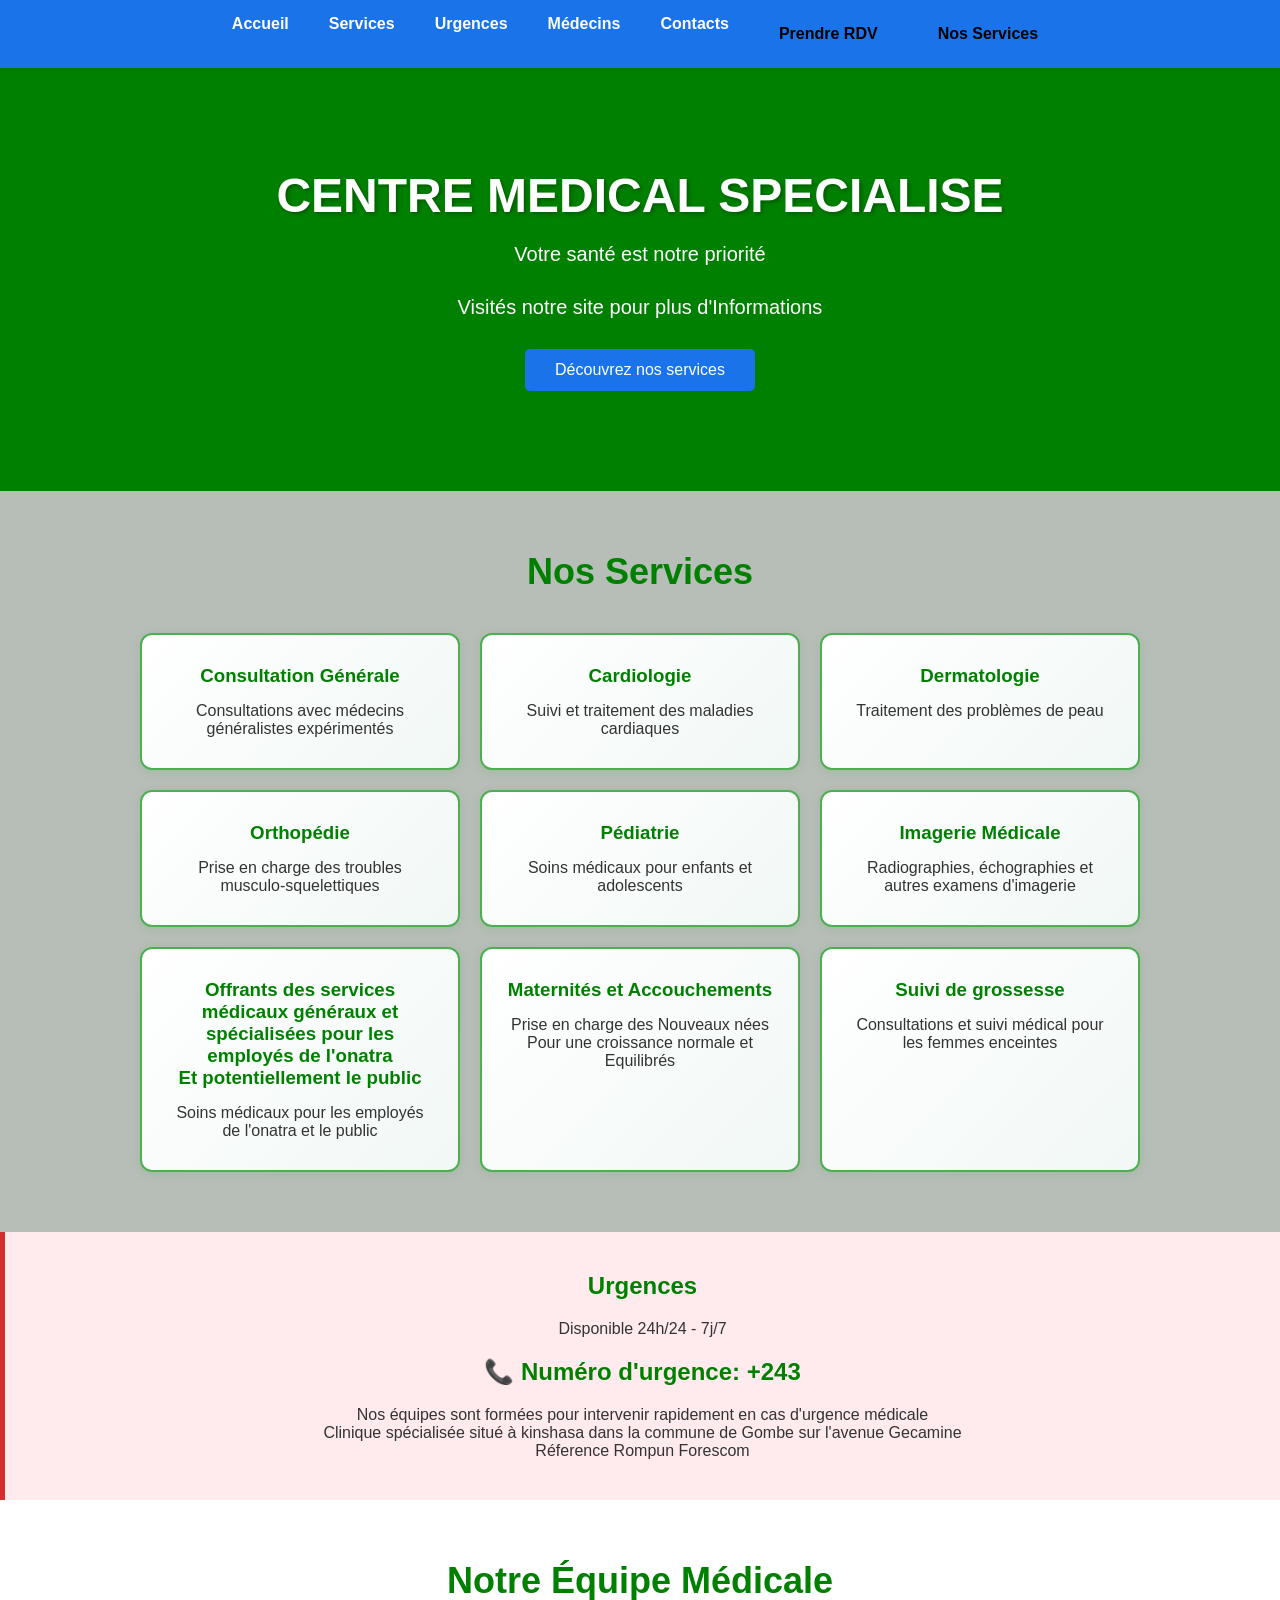
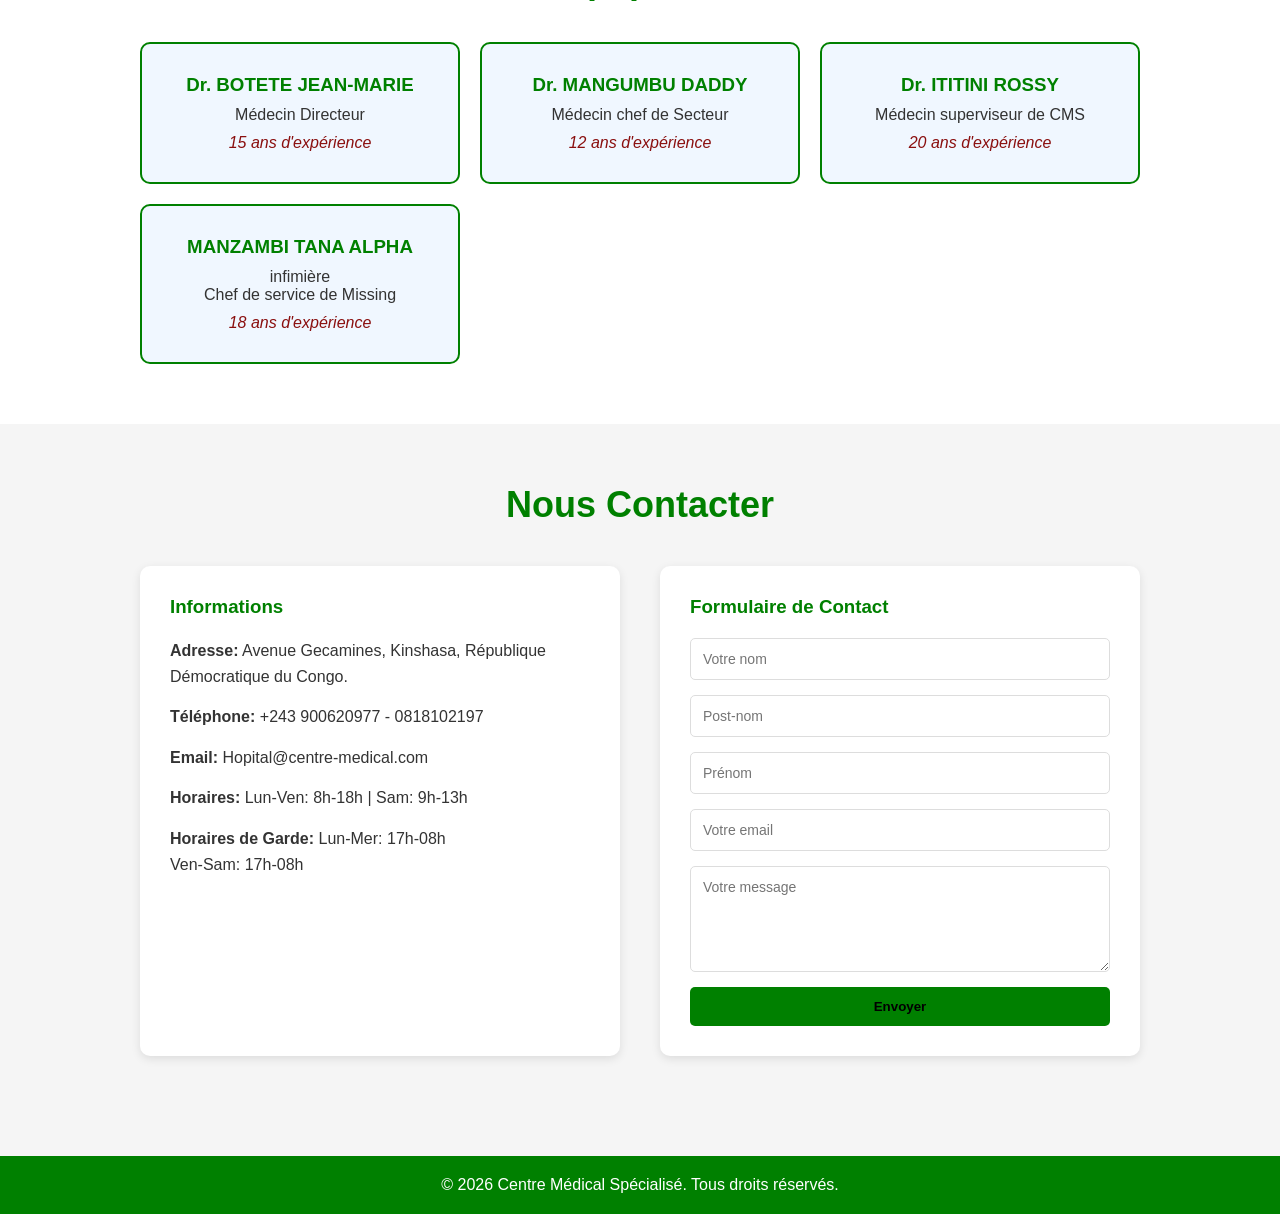
<file: CMS.HTML/index.html>
<!DOCTYPE html>
<html lang="fr">
<head>
    <meta charset="UTF-8">
    <meta name="viewport" content="width=device-width, initial-scale=1.0">
    <title>CENTRE MEDICAL SANTE</title>
    <link rel="stylesheet" href="assets/css/Cms.css">
        
    
</head>
<body> 
    <nav class="nav">
        <ul> 
             <a href="#Accueil">Accueil</a>
             <a href="#Services">Services</a>
             <a href="#Urgences">Urgences</a>
             <a href="#Médecins">Médecins</a>
             <a href="#Contacts">Contacts</a>
             <a href="login.html" class="btn">Prendre RDV</a>
             <a href="Service.html" class="btn">Nos Services</a>
            </ul>
    </nav>  
    <!-- ACCUEIL -->
    <section class="hero-content" id="Accueil">
        <div class="hero-text">
            <h1>CENTRE MEDICAL SPECIALISE</h1>
            <p>Votre santé est notre priorité</p>
            <p>Visités notre site pour plus d'Informations</p>
            <button class="btn-cta">Découvrez nos services</button>
            <a href="#Services"></a>
        </div>
    </section>

    <!-- SERVICES -->
    <section class="services" id="Services">
        <h2>Nos Services</h2>
        <div class="services-container">
            <div class="service-card">
                <h3>Consultation Générale</h3>
                <p>Consultations avec médecins généralistes expérimentés</p>
            </div>
            <div class="service-card">
                <h3>Cardiologie</h3>
                <p>Suivi et traitement des maladies cardiaques</p>
            </div>
            <div class="service-card">
                <h3>Dermatologie</h3>
                <p>Traitement des problèmes de peau</p>
            </div>
            <div class="service-card">
                <h3>Orthopédie</h3>
                <p>Prise en charge des troubles musculo-squelettiques</p>
            </div>
            <div class="service-card">
                <h3>Pédiatrie</h3>
                <p>Soins médicaux pour enfants et adolescents</p>
            </div>
            <div class="service-card">
                <h3>Imagerie Médicale</h3>
                <p>Radiographies, échographies et autres examens d'imagerie</p>
             </div>
             <div class="service-card">
                <h3>Offrants des services médicaux généraux et spécialisées pour les employés de l'onatra <br> Et potentiellement  le public</h3>
                <p>Soins médicaux pour les employés de l'onatra et le public</p>
             </div>
             <div class="service-card">
                 <h3>Maternités et Accouchements</h3>
                 <p>Prise en charge des Nouveaux nées</p>
                 <p>Pour une croissance normale et Equilibrés </p>
             </div>
             <div class="service-card">
                <h3>Suivi de grossesse</h3>
                <p>Consultations et suivi médical pour les femmes enceintes</p>
             </div>
    </section>

    <!-- URGENCES -->
    <section class="urgences" id="Urgences">
        <h2>Urgences</h2>
        <div class="urgences-info">
            <p>Disponible 24h/24 - 7j/7</p>
            <h3>📞 Numéro d'urgence: +243 </h3>
            <p>Nos équipes sont formées pour intervenir rapidement en cas d'urgence médicale</p>
            <p>Clinique spécialisée situé à kinshasa dans la commune de Gombe sur l'avenue Gecamine</p>
             <p>Réference Rompun Forescom</p>
        </div>
    </section>

    <!-- MÉDECINS -->
    <section class="medecins" id="Médecins">
        <h2>Notre Équipe Médicale</h2>
        <div class="medecins-container">
            <div class="medecin-card">
                <h3>Dr. BOTETE JEAN-MARIE</h3>
                <p>Médecin Directeur</p>
                <p class="specialite">15 ans d'expérience</p>
            </div>
            <div class="medecin-card">
                <h3>Dr. MANGUMBU DADDY </h3>
                <p>Médecin chef de Secteur</p>
                <p class="specialite">12 ans d'expérience</p>
            </div>
            <div class="medecin-card">
                <h3>Dr. ITITINI ROSSY</h3>
                <p>Médecin superviseur de CMS</p>
                <p class="specialite">20 ans d'expérience</p>
            </div>
            <div class="medecin-card">
                <h3>MANZAMBI TANA ALPHA</h3>
                <p>infimière</p>
                <p>Chef de service de Missing</p>
                <p class="infimière">18 ans d'expérience</p>
            </div>
        </div>
    </section>

    <!-- CONTACTS -->
    <section class="contacts" id="Contacts">
        <h2>Nous Contacter</h2>
        <div class="contacts-container">
            <div class="contact-info">
                <h3>Informations</h3>
                <p><strong>Adresse:</strong> Avenue Gecamines, Kinshasa, République Démocratique du Congo.</p>
                <p><strong>Téléphone:</strong> +243 900620977 - 0818102197</p>
                <p><strong>Email:</strong> Hopital@centre-medical.com</p>
                <p><strong>Horaires:</strong> Lun-Ven: 8h-18h | Sam: 9h-13h</p>
                <p><strong>Horaires de Garde:</strong> Lun-Mer: 17h-08h <br> Ven-Sam: 17h-08h</p>
            </div>
            <div class="contact-form">
                <h3>Formulaire de Contact</h3>
                <form>
                    <input type="text" placeholder="Votre nom" required>
                    <input type="text" placeholder="Post-nom" required>
                    <input type="text" placeholder="Prénom" required>
                    <input type="email" placeholder="Votre email" required>
                    <textarea placeholder="Votre message" rows="5" required></textarea>
                    <button type="submit" class="btn">Envoyer</button>
                </form>
            </div>
        </div>
    </section>

    <!-- FOOTER -->
    <footer class="footer">
        <p>&copy; 2026 Centre Médical Spécialisé. Tous droits réservés.</p>
    </footer>
</body>
</html>
</file>
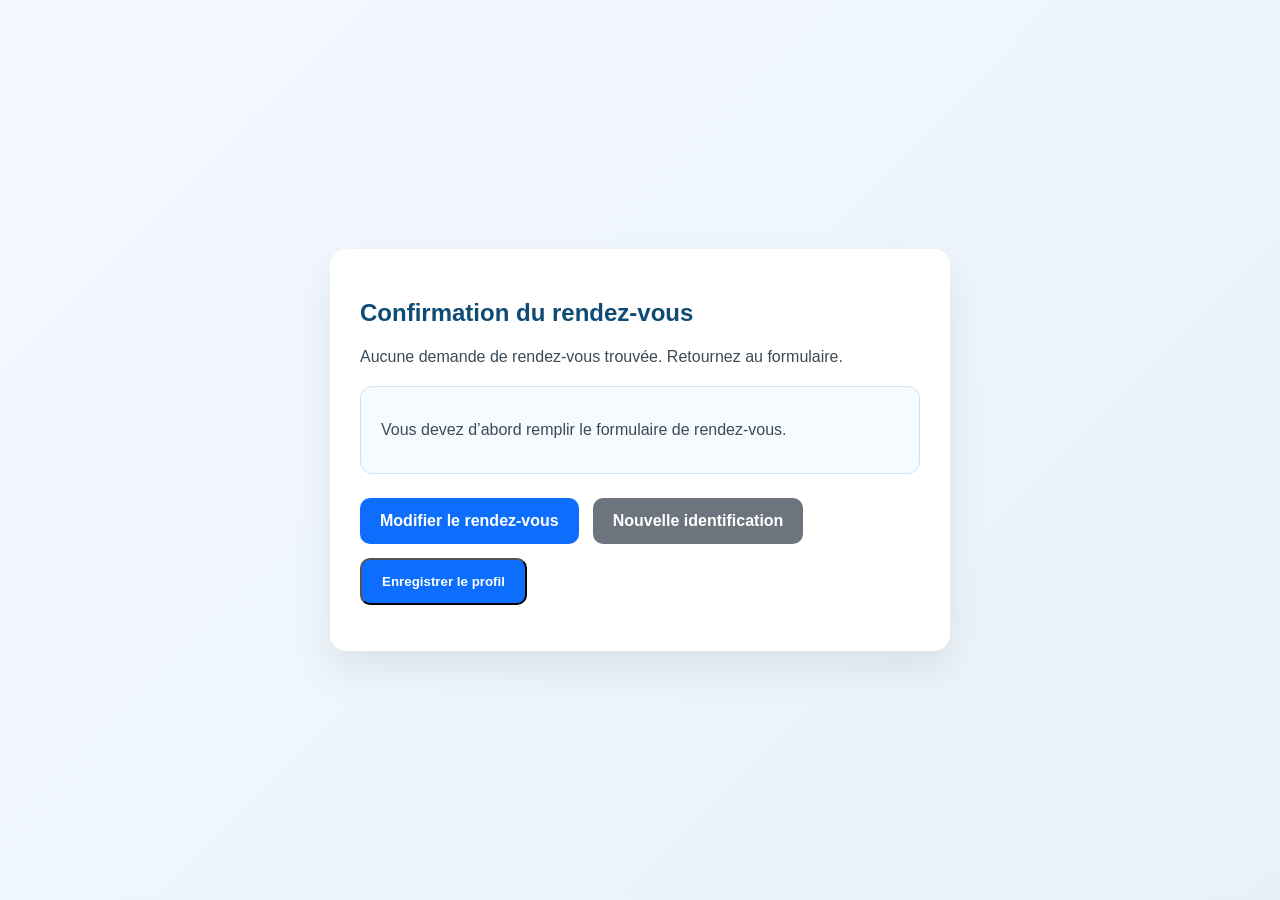
<file: CMS.HTML/confirmation.html>
<!DOCTYPE html>
<html lang="fr">
<head>
    <meta charset="UTF-8">
    <meta name="viewport" content="width=device-width, initial-scale=1.0">
    <title>Confirmation RDV</title>
    <link rel="stylesheet" href="assets/css/confirmation.css">
</head>
<body>
    <main class="page-center">
        <section class="card">
            <h1>Confirmation du rendez-vous</h1>
            <p id="confirmationMessage">Chargement des informations...</p>
            <div id="summaryDetails" class="summary-details"></div>
            <div class="actions">
                <a class="button" href="Rdv.html">Modifier le rendez-vous</a>
                <a class="button secondary" href="login.html">Nouvelle identification</a>
                <button id="saveProfileBtn" class="button primary">Enregistrer le profil</button>
            </div>
            <p id="saveStatus" class="save-status" aria-live="polite"></p>
        </section>
    </main>
    <script src="assets/js/directory.js"></script>
    <script src="assets/js/cms.js"></script>
</body>
</html>
</file>
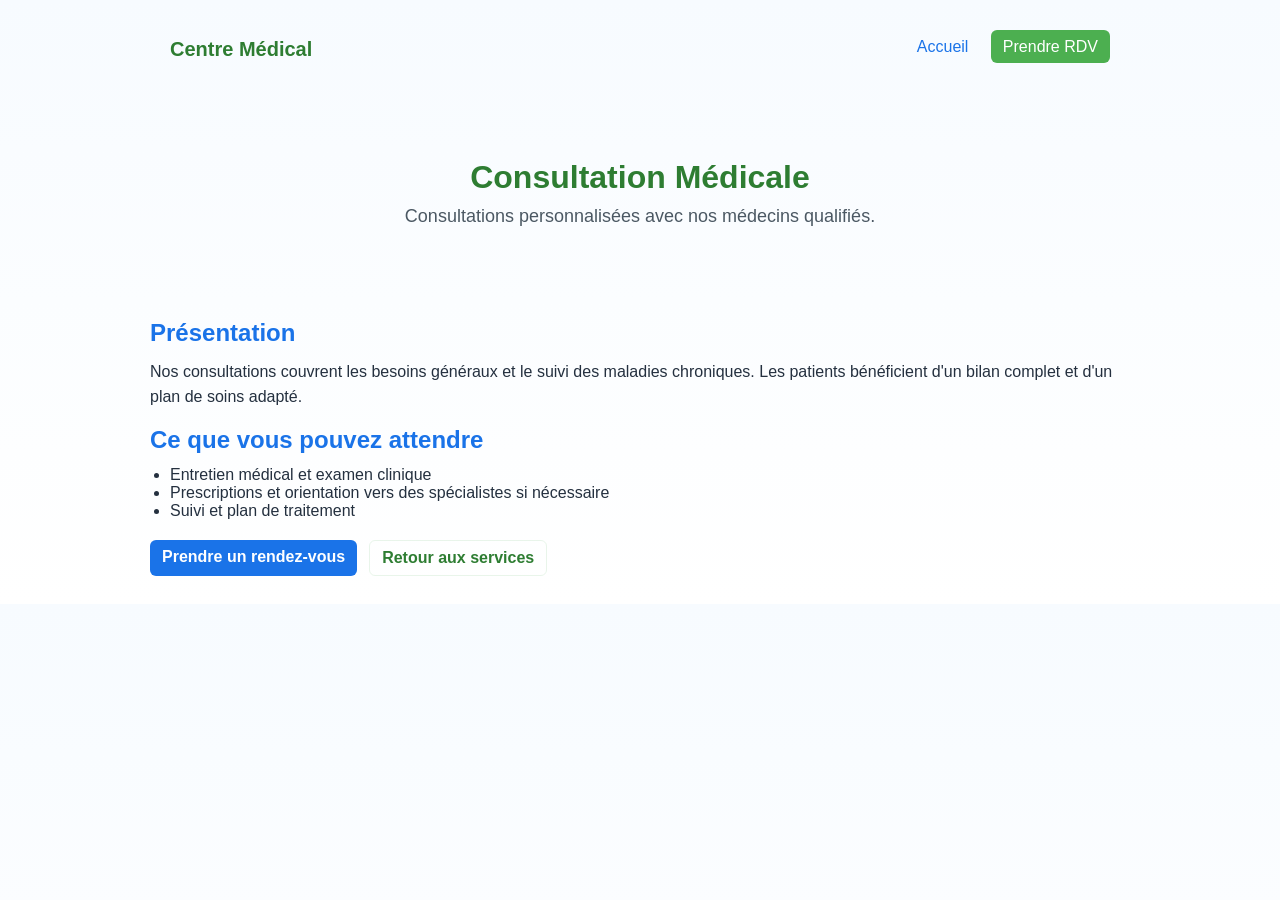
<file: CMS.HTML/consultation.html>
<!DOCTYPE html>
<html lang="fr">
    <head>
        <meta charset="utf-8">
        <meta name="viewport" content="width=device-width,initial-scale=1">
        <title>Consultation Médicale</title>
        <link rel="stylesheet" href="assets/css/Service.css">
        <link rel="stylesheet" href="assets/css/consultation.css">
    </head>
    <body>
        <header class="site-header">
            <div class="container">
                <h1 class="brand">Centre Médical</h1>
                <nav class="nav">
                    <a href="index.html" class="nav-link">Accueil</a>
                    <a href="Rdv.html" class="nav-link primary-cta">Prendre RDV</a>
                </nav>
            </div>
        </header>
        <section class="hero">
            <div class="container hero-content">
                <h2>Consultation Médicale</h2>
                <p class="lead">Consultations personnalisées avec nos médecins qualifiés.</p>
            </div>
        </section>

        <main class="content container">
            <section>
                <h2>Présentation</h2>
                <p>Nos consultations couvrent les besoins généraux et le suivi des maladies chroniques. Les patients bénéficient d'un bilan complet et d'un plan de soins adapté.</p>
            </section>

            <section>
                <h2>Ce que vous pouvez attendre</h2>
                <ul>
                    <li>Entretien médical et examen clinique</li>
                    <li>Prescriptions et orientation vers des spécialistes si nécessaire</li>
                    <li>Suivi et plan de traitement</li>
                </ul>
            </section>

            <div class="actions">
                <a class="card-btn" href="Rdv.html">Prendre un rendez-vous</a>
                <a class="card-btn secondary" href="Service.html">Retour aux services</a>
            </div>
        </main>
    </body>
</html>
</file>
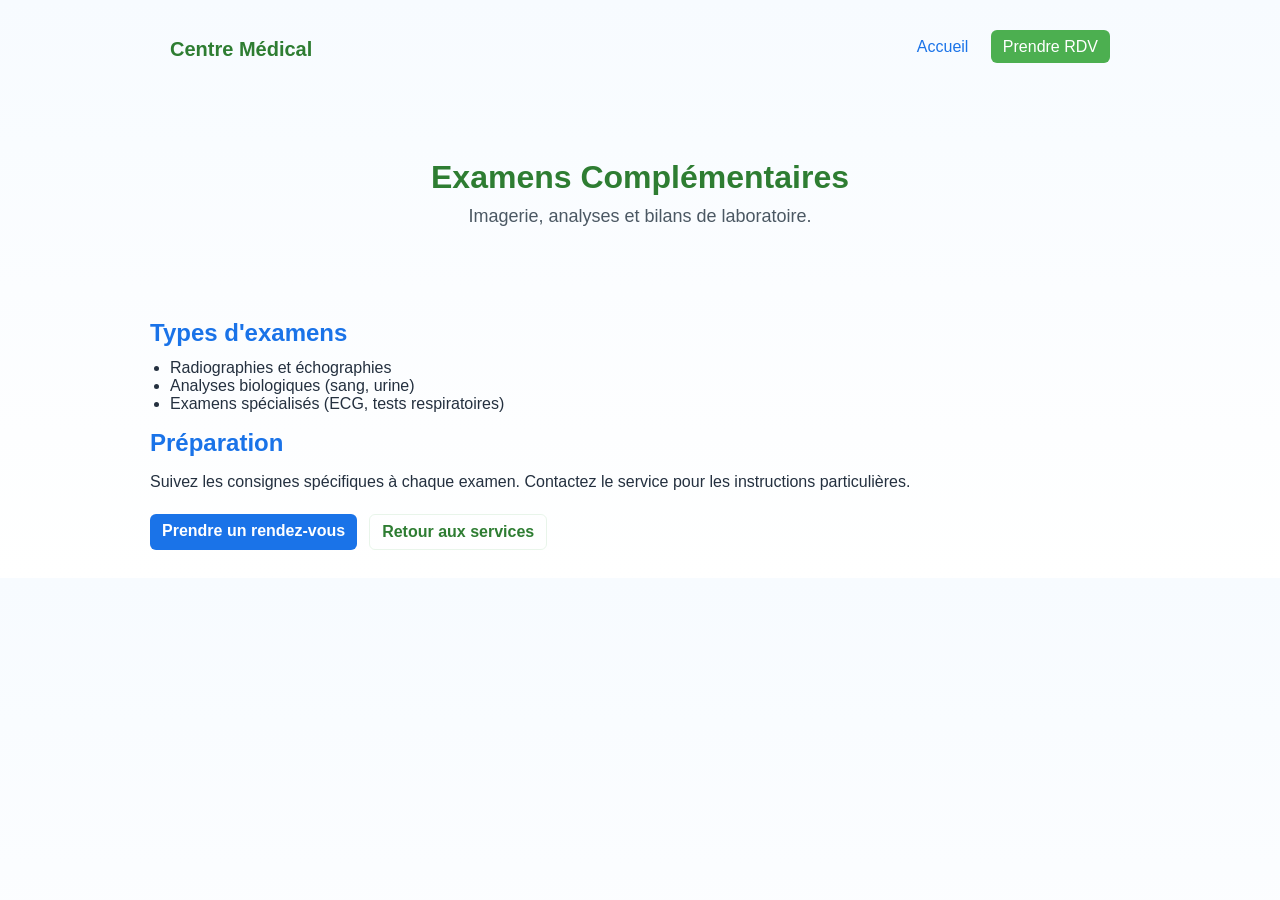
<file: CMS.HTML/examens.html>
<!DOCTYPE html>
<html lang="fr">
    <head>
        <meta charset="utf-8">
        <meta name="viewport" content="width=device-width,initial-scale=1">
        <title>Examens Complémentaires</title>
        <link rel="stylesheet" href="assets/css/Service.css">
        <link rel="stylesheet" href="assets/css/examens.css">
    </head>
    <body>
        <header class="site-header">
            <div class="container">
                <h1 class="brand">Centre Médical</h1>
                <nav class="nav">
                    <a href="index.html" class="nav-link">Accueil</a>
                    <a href="Rdv.html" class="nav-link primary-cta">Prendre RDV</a>
                </nav>
            </div>
        </header>
        <section class="hero">
            <div class="container hero-content">
                <h2>Examens Complémentaires</h2>
                <p class="lead">Imagerie, analyses et bilans de laboratoire.</p>
            </div>
        </section>
        <main class="content container">
            <section>
                <h2>Types d'examens</h2>
                <ul>
                    <li>Radiographies et échographies</li>
                    <li>Analyses biologiques (sang, urine)</li>
                    <li>Examens spécialisés (ECG, tests respiratoires)</li>
                </ul>
            </section>
            <section>
                <h2>Préparation</h2>
                <p>Suivez les consignes spécifiques à chaque examen. Contactez le service pour les instructions particulières.</p>
            </section>
            <div class="actions">
                <a class="card-btn" href="Rdv.html">Prendre un rendez-vous</a>
                <a class="card-btn secondary" href="Service.html">Retour aux services</a>
            </div>
        </main>
    </body>
</html>
</file>
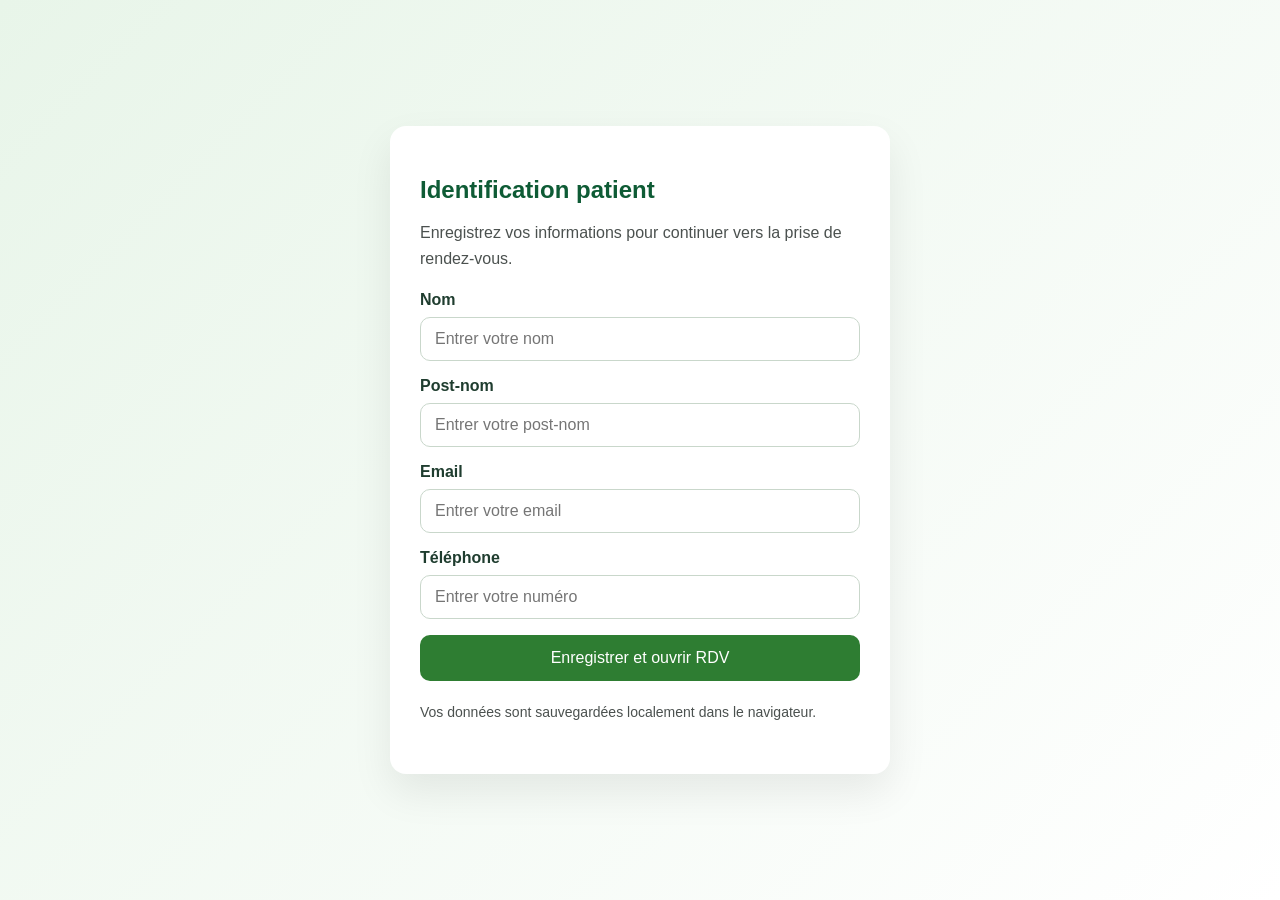
<file: CMS.HTML/login.html>
<!DOCTYPE html>
<html lang="fr">
<head>
    <meta charset="UTF-8">
    <meta name="viewport" content="width=device-width, initial-scale=1.0">
    <title>Identification - Centre Médical</title>
    <link rel="stylesheet" href="assets/css/login.css">
</head>
<body>
    <main class="page-center">
        <section class="card">
            <h1>Identification patient</h1>
            <p>Enregistrez vos informations pour continuer vers la prise de rendez-vous.</p>

            <form id="loginForm">
                <div class="field-row">
                    <label for="loginNom">Nom</label>
                    <input id="loginNom" name="nom" type="text" placeholder="Entrer votre nom" required>
                </div>
                <div class="field-row">
                    <label for="loginPostnom">Post-nom</label>
                    <input id="loginPostnom" name="postnom" type="text" placeholder="Entrer votre post-nom" required>
                </div>
                <div class="field-row">
                    <label for="loginEmail">Email</label>
                    <input id="loginEmail" name="email" type="email" placeholder="Entrer votre email" required>
                </div>
                <div class="field-row">
                    <label for="loginTelephone">Téléphone</label>
                    <input id="loginTelephone" name="telephone" type="tel" placeholder="Entrer votre numéro" required>
                </div>
                <button type="submit">Enregistrer et ouvrir RDV</button>
            </form>

            <p class="note">Vos données sont sauvegardées localement dans le navigateur.</p>
            <p id="loginMessage" class="form-message"></p>
        </section>
    </main>
    <script src="assets/js/cms.js"></script>
</body>
</html>
</file>
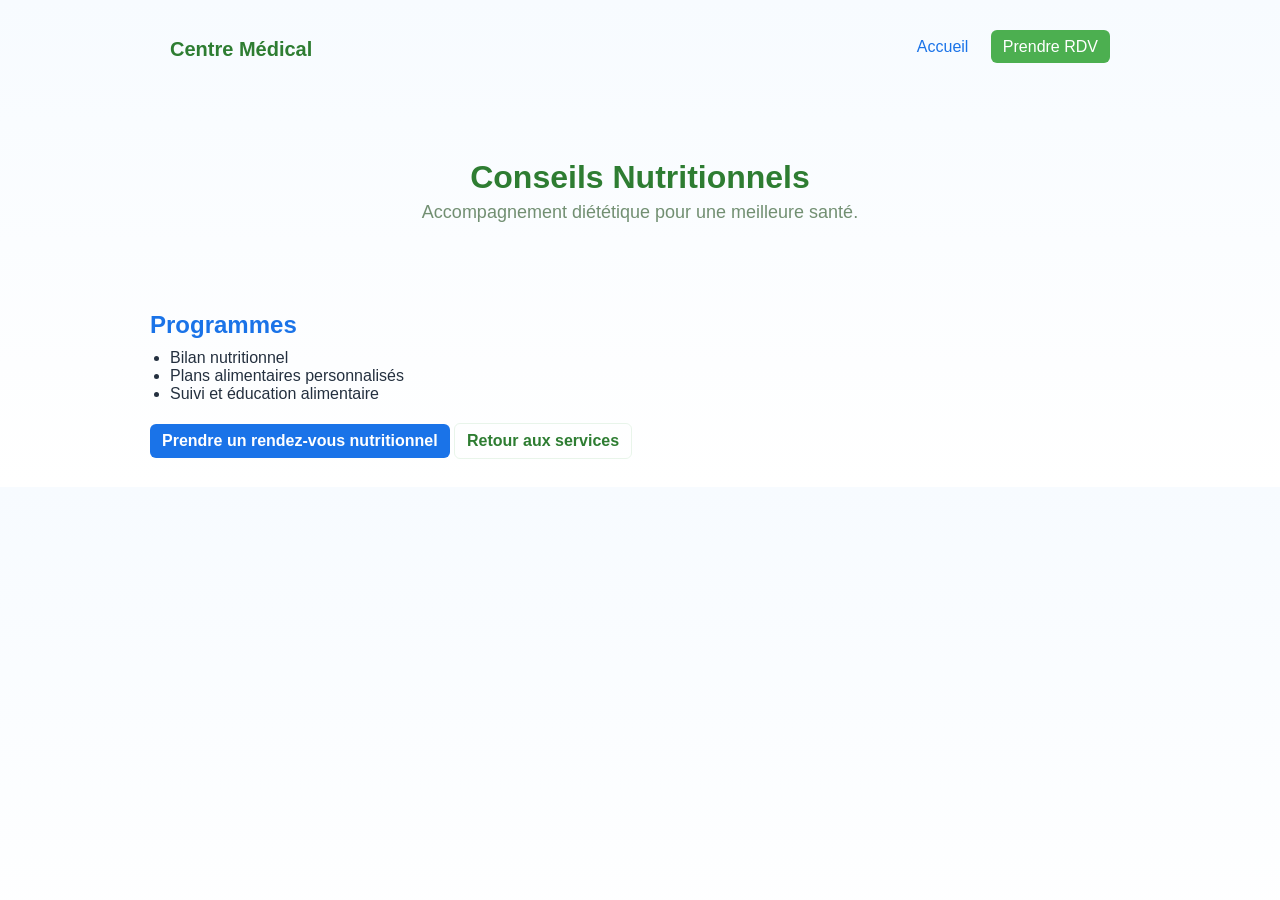
<file: CMS.HTML/nutrition.html>
<!DOCTYPE html>
<html lang="fr">
    <head>
        <meta charset="utf-8">
        <meta name="viewport" content="width=device-width,initial-scale=1">
        <title>Conseils Nutritionnels</title>
        <link rel="stylesheet" href="assets/css/Service.css">
        <link rel="stylesheet" href="assets/css/nutrition.css">
    </head>
    <body>
        <header class="site-header">
            <div class="container">
                <h1 class="brand">Centre Médical</h1>
                <nav class="nav">
                    <a href="index.html" class="nav-link">Accueil</a>
                    <a href="Rdv.html" class="nav-link primary-cta">Prendre RDV</a>
                </nav>
            </div>
        </header>
        <section class="hero">
            <div class="container hero-content">
                <h2>Conseils Nutritionnels</h2>
                <p class="lead">Accompagnement diététique pour une meilleure santé.</p>
            </div>
        </section>
        <main class="content container">
            <section>
                <h2>Programmes</h2>
                <ul>
                    <li>Bilan nutritionnel</li>
                    <li>Plans alimentaires personnalisés</li>
                    <li>Suivi et éducation alimentaire</li>
                </ul>
            </section>
            <div class="actions">
                <a class="card-btn" href="Rdv.html">Prendre un rendez-vous nutritionnel</a>
                <a class="card-btn secondary" href="Service.html">Retour aux services</a>
            </div>
        </main>
    </body>
</html>
</file>
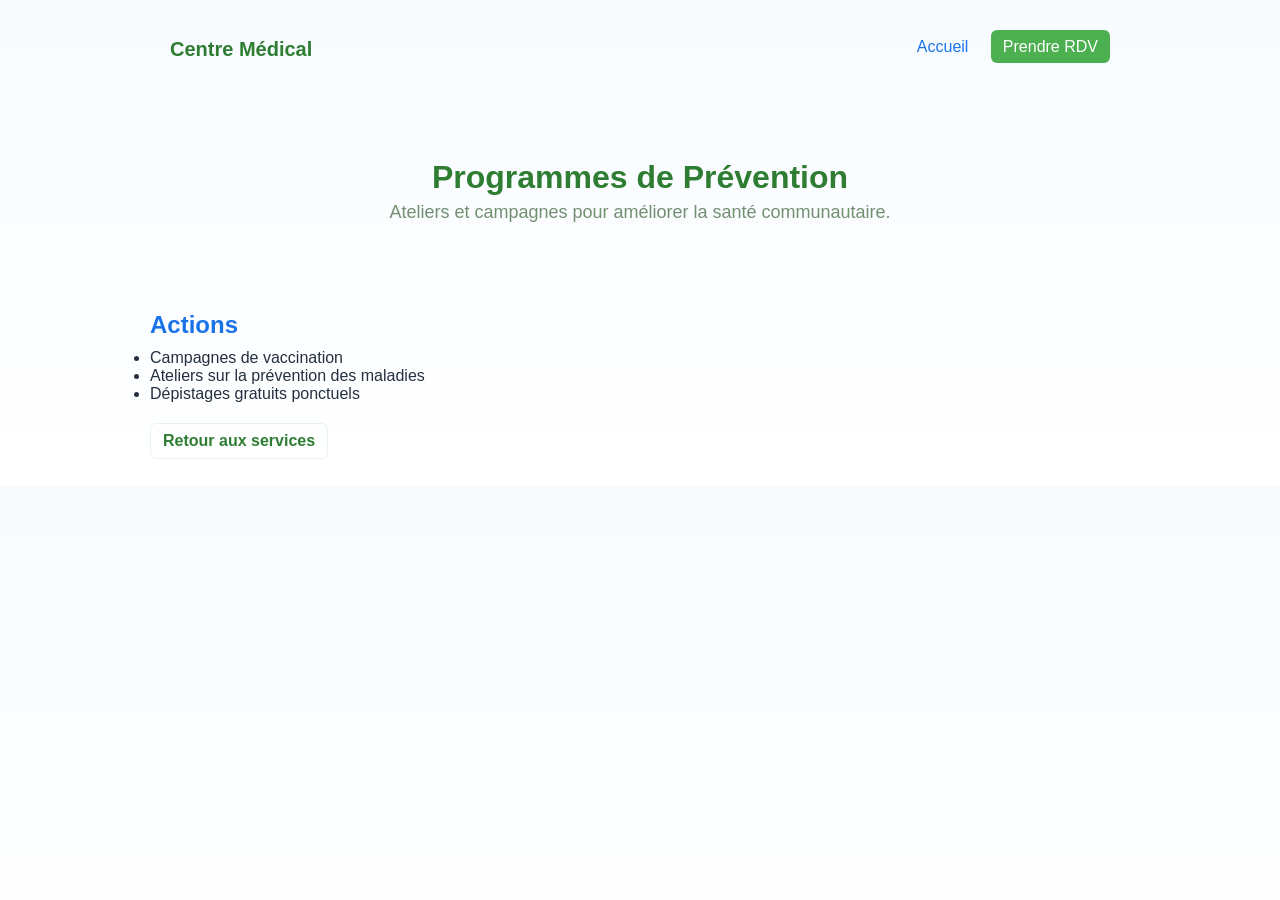
<file: CMS.HTML/prevention.html>
<!DOCTYPE html>
<html lang="fr">
    <head>
        <meta charset="utf-8">
        <meta name="viewport" content="width=device-width,initial-scale=1">
        <title>Programmes de Prévention</title>
        <link rel="stylesheet" href="assets/css/Service.css">
        <link rel="stylesheet" href="assets/css/prevention.css">
    </head>
    <body>
        <header class="site-header">
            <div class="container">
                <h1 class="brand">Centre Médical</h1>
                <nav class="nav">
                    <a href="index.html" class="nav-link">Accueil</a>
                    <a href="Rdv.html" class="nav-link primary-cta">Prendre RDV</a>
                </nav>
            </div>
        </header>
        <section class="hero">
            <div class="container hero-content">
                <h2>Programmes de Prévention</h2>
                <p class="lead">Ateliers et campagnes pour améliorer la santé communautaire.</p>
            </div>
        </section>
        <main class="content container">
            <section>
                <h2>Actions</h2>
                <ul>
                    <li>Campagnes de vaccination</li>
                    <li>Ateliers sur la prévention des maladies</li>
                    <li>Dépistages gratuits ponctuels</li>
                </ul>
            </section>
            <div class="actions">
                <a class="card-btn secondary" href="Service.html">Retour aux services</a>
            </div>
        </main>
    </body>
</html>
</file>
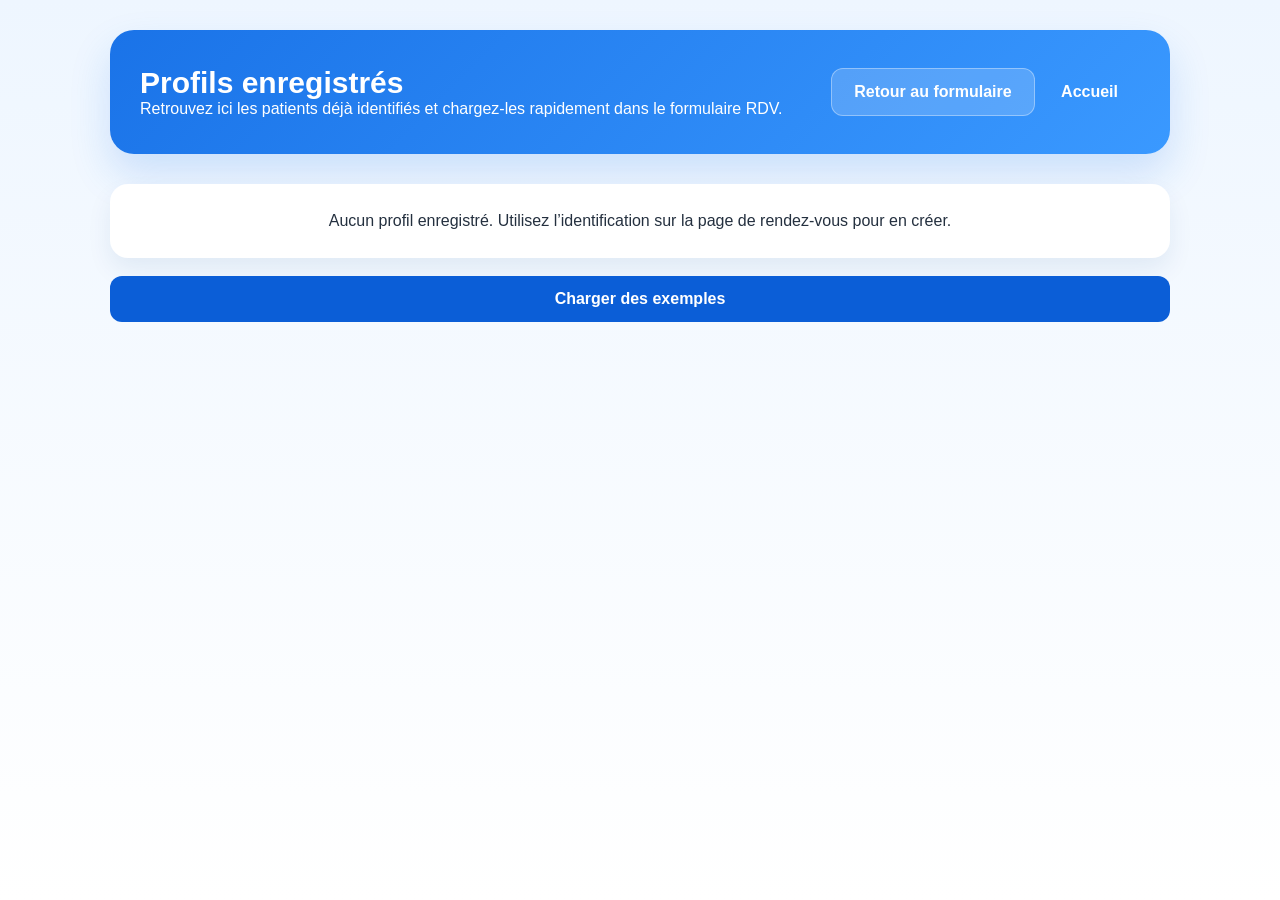
<file: CMS.HTML/profiles.html>
<!DOCTYPE html>
<html lang="fr">
<head>
    <meta charset="UTF-8">
    <meta name="viewport" content="width=device-width, initial-scale=1.0">
    <title>Profils enregistrés</title>
    <link rel="stylesheet" href="assets/css/Rdv.css">
    <link rel="stylesheet" href="assets/css/profiles.css">
</head>
<body>
    <main class="page-wrapper">
        <section class="profiles-hero">
            <div class="profiles-header">
                <div>
                    <h1>Profils enregistrés</h1>
                    <p>Retrouvez ici les patients déjà identifiés et chargez-les rapidement dans le formulaire RDV.</p>
                </div>
                <div>
                    <a class="btn secondary" href="Rdv.html">Retour au formulaire</a>
                    <a class="btn" href="index.html">Accueil</a>
                </div>
            </div>
        </section>

        <section id="profilesSection">
            <div class="empty-state" id="emptyState">Chargement des profils...</div>
        </section>
        <div class="profile-footer">
            <p id="profilesStatus" class="profiles-status"></p>
        </div>
    </main>

    <script src="assets/js/directory.js"></script>
    <script>
        async function renderProfiles() {
            if (!window.Directory) return;
            await window.Directory.init();
            const profiles = await window.Directory.getAllPatients();
            const section = document.getElementById('profilesSection');
            section.innerHTML = '';
            if (!profiles.length) {
                section.innerHTML = '<div class="empty-state">Aucun profil enregistré. Utilisez l’identification sur la page de rendez-vous pour en créer.</div>';
                const loadSamplesButton = document.createElement('button');
                loadSamplesButton.textContent = 'Charger des exemples';
                loadSamplesButton.className = 'btn primary';
                loadSamplesButton.addEventListener('click', async function () {
                    await window.Directory.addSamplePatients();
                    renderProfiles();
                });
                const footer = document.createElement('div');
                footer.style.marginTop = '18px';
                footer.appendChild(loadSamplesButton);
                section.appendChild(footer);
                return;
            }
            const list = document.createElement('div');
            list.className = 'profiles-list';
            profiles.forEach(profile => {
                const card = document.createElement('div');
                card.className = 'profile-card';
                card.innerHTML = `
                    <h2>${profile.nom || ''} ${profile.postnom || ''}</h2>
                    <p><strong>Dossier :</strong> ${profile.numero_dossier || '-'}</p>
                    <p><strong>Email :</strong> ${profile.email || '-'}</p>
                    <p><strong>Téléphone :</strong> ${profile.telephone || '-'}</p>
                    <div class="profile-actions">
                        <a class="primary" href="Rdv.html" data-dossier="${profile.numero_dossier}">Charger</a>
                        <a class="secondary" href="login.html">Modifier</a>
                    </div>
                `;
                list.appendChild(card);
            });
            section.appendChild(list);
            document.querySelectorAll('.profile-actions a.primary').forEach(button => {
                button.addEventListener('click', function (event) {
                    event.preventDefault();
                    const dossier = this.dataset.dossier;
                    localStorage.setItem('selectedProfileDossier', dossier);
                    window.location.href = 'Rdv.html';
                });
            });
        }
        renderProfiles();
    </script>
</body>
</html>
</file>
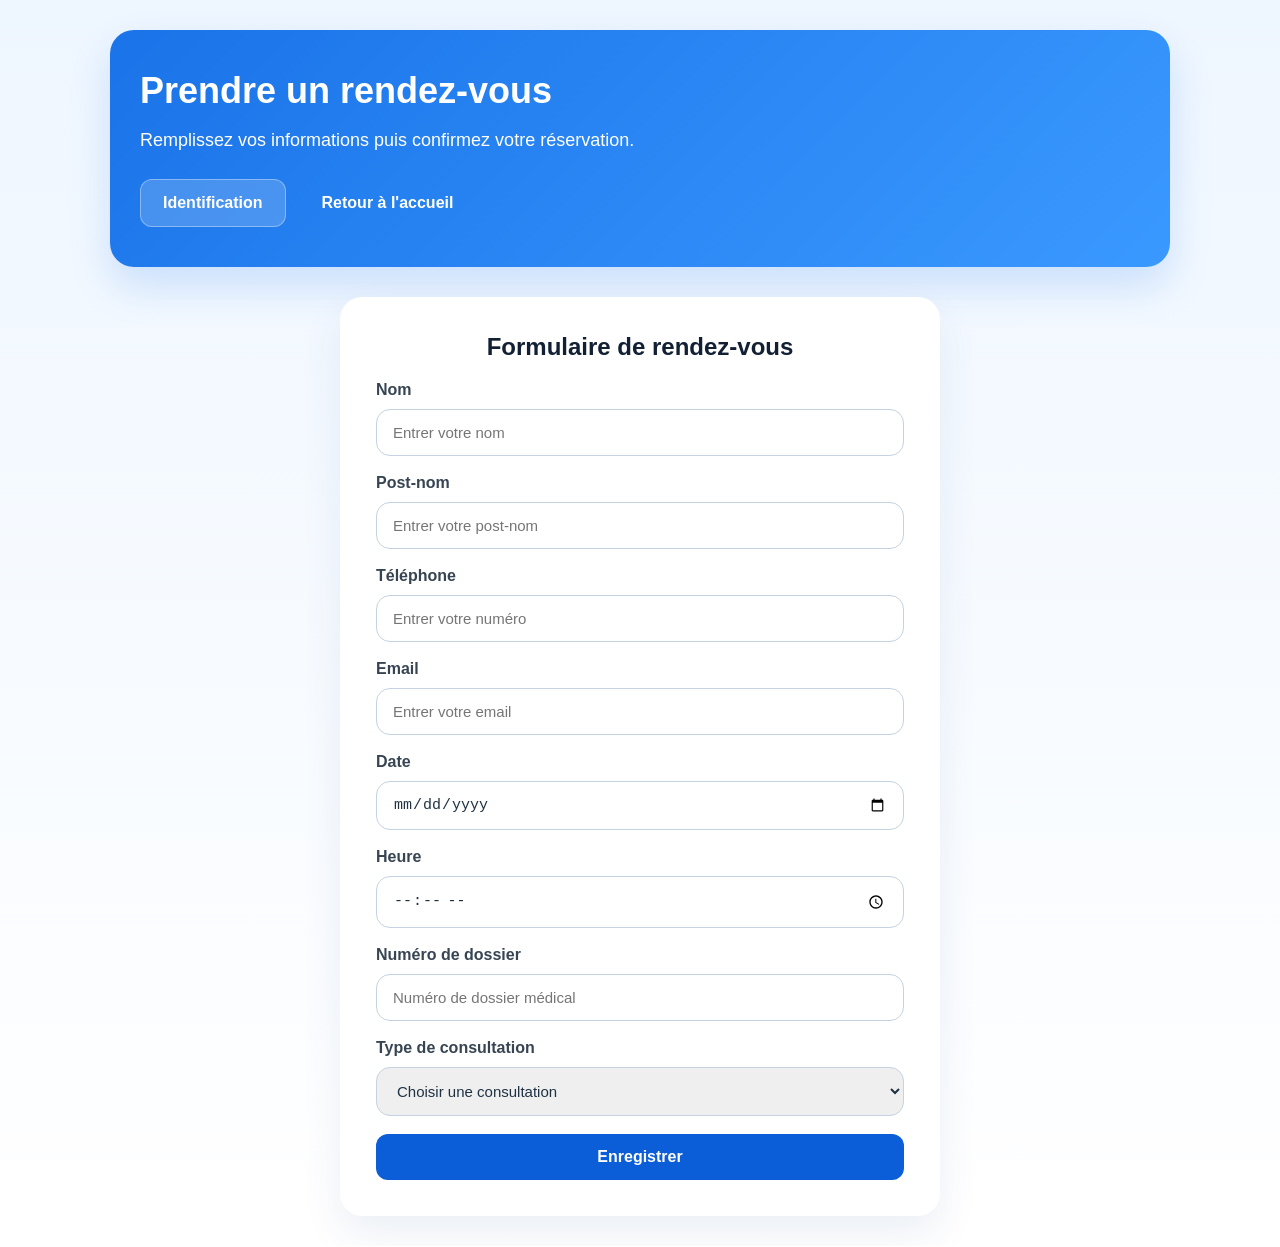
<file: CMS.HTML/Rdv-clean.html>
<!DOCTYPE html>
<html lang="fr">
<head>
    <meta charset="UTF-8">
    <meta name="viewport" content="width=device-width, initial-scale=1.0">
    <title>Prendre Rendez-vous</title>
    <link rel="stylesheet" href="assets/css/Rdv.css">
</head>
<body>
    <main class="page-wrapper">
        <section class="hero">
            <div class="hero-inner">
                <h1>Prendre un rendez-vous</h1>
                <p>Remplissez vos informations puis confirmez votre réservation.</p>
                <div class="buttons-row">
                    <a class="btn secondary" href="login.html">Identification</a>
                    <a class="btn" href="index.html">Retour à l'accueil</a>
                </div>
            </div>
        </section>

        <section class="form-section">
            <div class="form-card">
                <h2>Formulaire de rendez-vous</h2>
                <p id="authMessage" class="form-message"></p>
                <form id="rdvForm">
                    <div class="grid-row">
                        <label for="nom">Nom</label>
                        <input id="nom" name="nom" type="text" placeholder="Entrer votre nom" required>
                    </div>
                    <div class="grid-row">
                        <label for="postnom">Post-nom</label>
                        <input id="postnom" name="postnom" type="text" placeholder="Entrer votre post-nom" required>
                    </div>
                    <div class="grid-row">
                        <label for="telephone">Téléphone</label>
                        <input id="telephone" name="telephone" type="tel" placeholder="Entrer votre numéro" required>
                    </div>
                    <div class="grid-row">
                        <label for="email">Email</label>
                        <input id="email" name="email" type="email" placeholder="Entrer votre email" required>
                    </div>
                    <div class="grid-row">
                        <label for="date">Date</label>
                        <input id="date" name="date" type="date" required>
                    </div>
                    <div class="grid-row">
                        <label for="heure">Heure</label>
                        <input id="heure" name="heure" type="time" required>
                    </div>
                    <div class="grid-row">
                        <label for="numero_dossier">Numéro de dossier</label>
                        <input id="numero_dossier" name="numero_dossier" type="text" placeholder="Numéro de dossier médical" required>
                    </div>
                    <div class="grid-row">
                        <label for="type_consultation">Type de consultation</label>
                        <select id="type_consultation" name="type_consultation" required>
                            <option disabled selected value="">Choisir une consultation</option>
                            <option value="Consultation Générale">Consultation Générale</option>
                            <option value="Cardiologie">Cardiologie</option>
                            <option value="Dermatologie">Dermatologie</option>
                            <option value="Orthopédie">Orthopédie</option>
                            <option value="Pédiatrie">Pédiatrie</option>
                            <option value="Imagerie Médicale">Imagerie Médicale</option>
                        </select>
                    </div>
                    <button type="submit" class="btn primary">Enregistrer</button>
                </form>
            </div>
        </section>
    </main>
    <script src="assets/js/cms.js"></script>
</body>
</html>
</file>
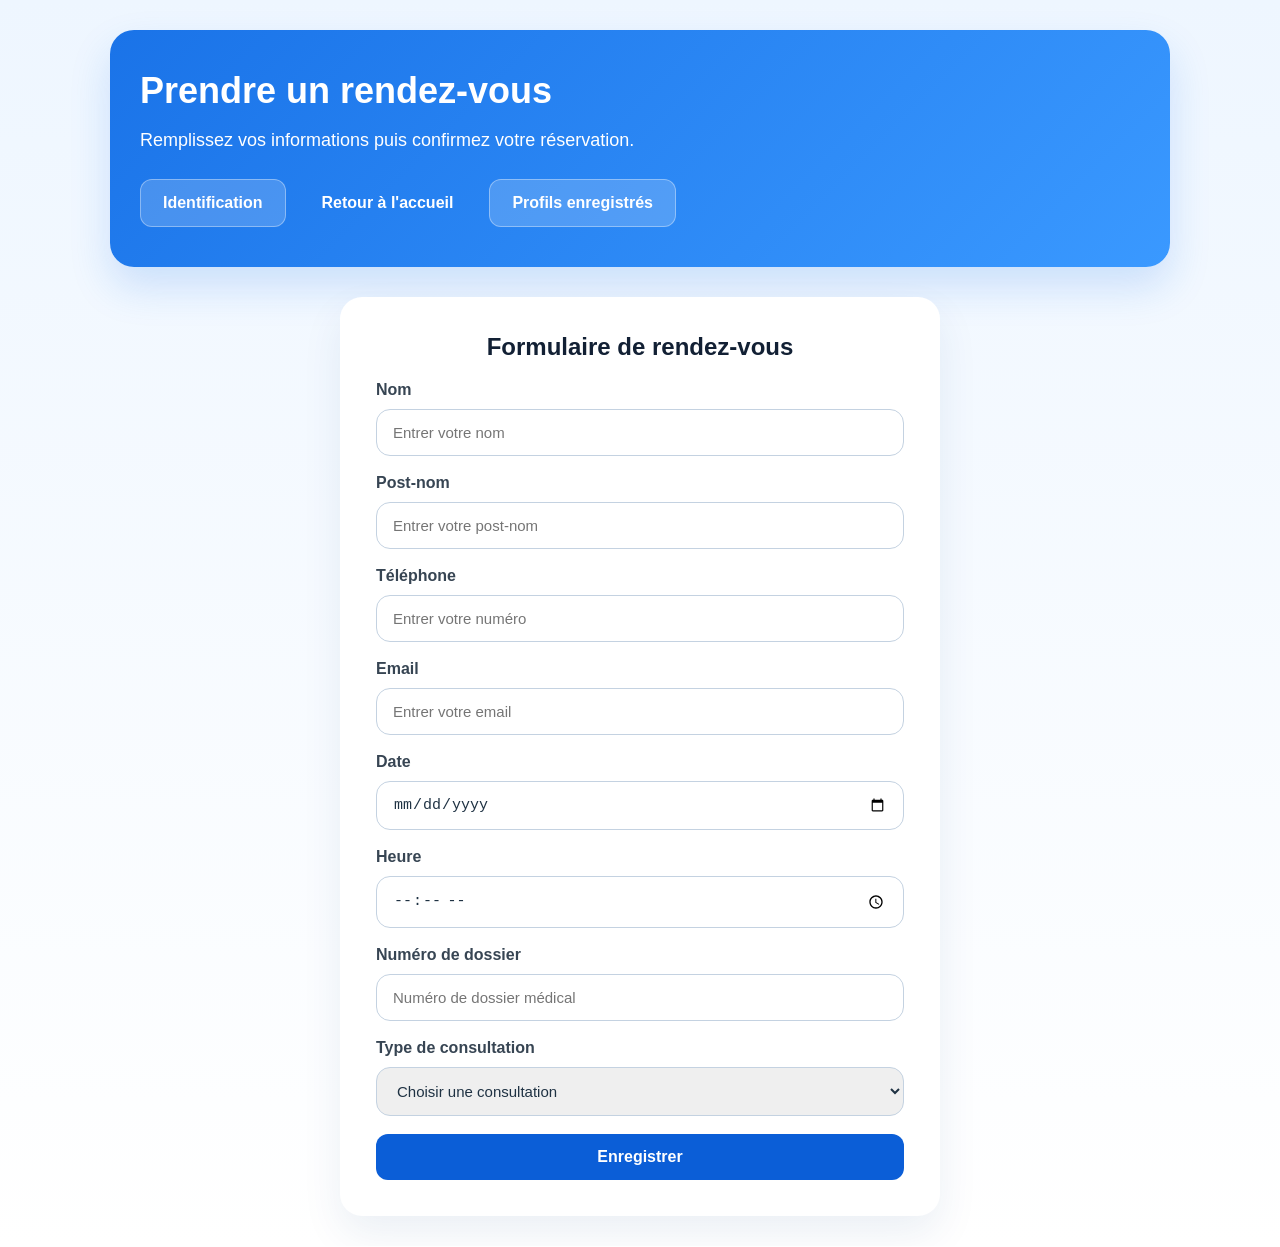
<file: CMS.HTML/Rdv.html>
<!DOCTYPE html>
<html lang="fr">
<head>
    <meta charset="UTF-8">
    <meta name="viewport" content="width=device-width, initial-scale=1.0">
    <title>Prendre Rendez-vous</title>
    <link rel="stylesheet" href="assets/css/Rdv.css">
</head>
<body>
    <main class="page-wrapper">
        <section class="hero">
            <div class="hero-inner">
                <h1>Prendre un rendez-vous</h1>
                <p>Remplissez vos informations puis confirmez votre réservation.</p>
                <div class="buttons-row">
                    <a class="btn secondary" href="login.html">Identification</a>
                    <a class="btn" href="index.html">Retour à l'accueil</a>
                    <a class="btn secondary" href="profiles.html">Profils enregistrés</a>
                </div>
            </div>
        </section>

        <section class="form-section">
            <div class="form-card">
                <h2>Formulaire de rendez-vous</h2>
                <p id="authMessage" class="form-message"></p>
                <form id="rdvForm">
                    <div class="grid-row">
                        <label for="nom">Nom</label>
                        <input id="nom" name="nom" type="text" placeholder="Entrer votre nom" required>
                    </div>
                    <div class="grid-row">
                        <label for="postnom">Post-nom</label>
                        <input id="postnom" name="postnom" type="text" placeholder="Entrer votre post-nom" required>
                    </div>
                    <div class="grid-row">
                        <label for="telephone">Téléphone</label>
                        <input id="telephone" name="telephone" type="tel" placeholder="Entrer votre numéro" required>
                    </div>
                    <div class="grid-row">
                        <label for="email">Email</label>
                        <input id="email" name="email" type="email" placeholder="Entrer votre email" required>
                    </div>
                    <div class="grid-row">
                        <label for="date">Date</label>
                        <input id="date" name="date" type="date" required>
                    </div>
                    <div class="grid-row">
                        <label for="heure">Heure</label>
                        <input id="heure" name="heure" type="time" required>
                    </div>
                    <div class="grid-row">
                        <label for="numero_dossier">Numéro de dossier</label>
                        <input id="numero_dossier" name="numero_dossier" type="text" placeholder="Numéro de dossier médical" required>
                    </div>
                    <div class="grid-row">
                        <label for="type_consultation">Type de consultation</label>
                        <select id="type_consultation" name="type_consultation" required>
                            <option disabled selected value="">Choisir une consultation</option>
                            <option value="Consultation Générale">Consultation Générale</option>
                            <option value="Cardiologie">Cardiologie</option>
                            <option value="Dermatologie">Dermatologie</option>
                            <option value="Orthopédie">Orthopédie</option>
                            <option value="Pédiatrie">Pédiatrie</option>
                            <option value="Imagerie Médicale">Imagerie Médicale</option>
                        </select>
                    </div>
                    <button type="submit" class="btn primary">Enregistrer</button>
                </form>
            </div>
        </section>
    </main>
    <script src="assets/js/cms.js"></script>
    <script>
        // Initialiser l'annuaire et afficher les boutons
        if (window.Directory) {
            Directory.init().then(() => Directory.renderDirectory('userDirectory'));
            const loadBtn = document.getElementById('loadSamples');
            if (loadBtn) {
                loadBtn.addEventListener('click', async function () {
                    await Directory.addSamplePatients();
                    await Directory.renderDirectory('userDirectory');
                });
            }
        }
    </script>
</body>
</html>
</file>
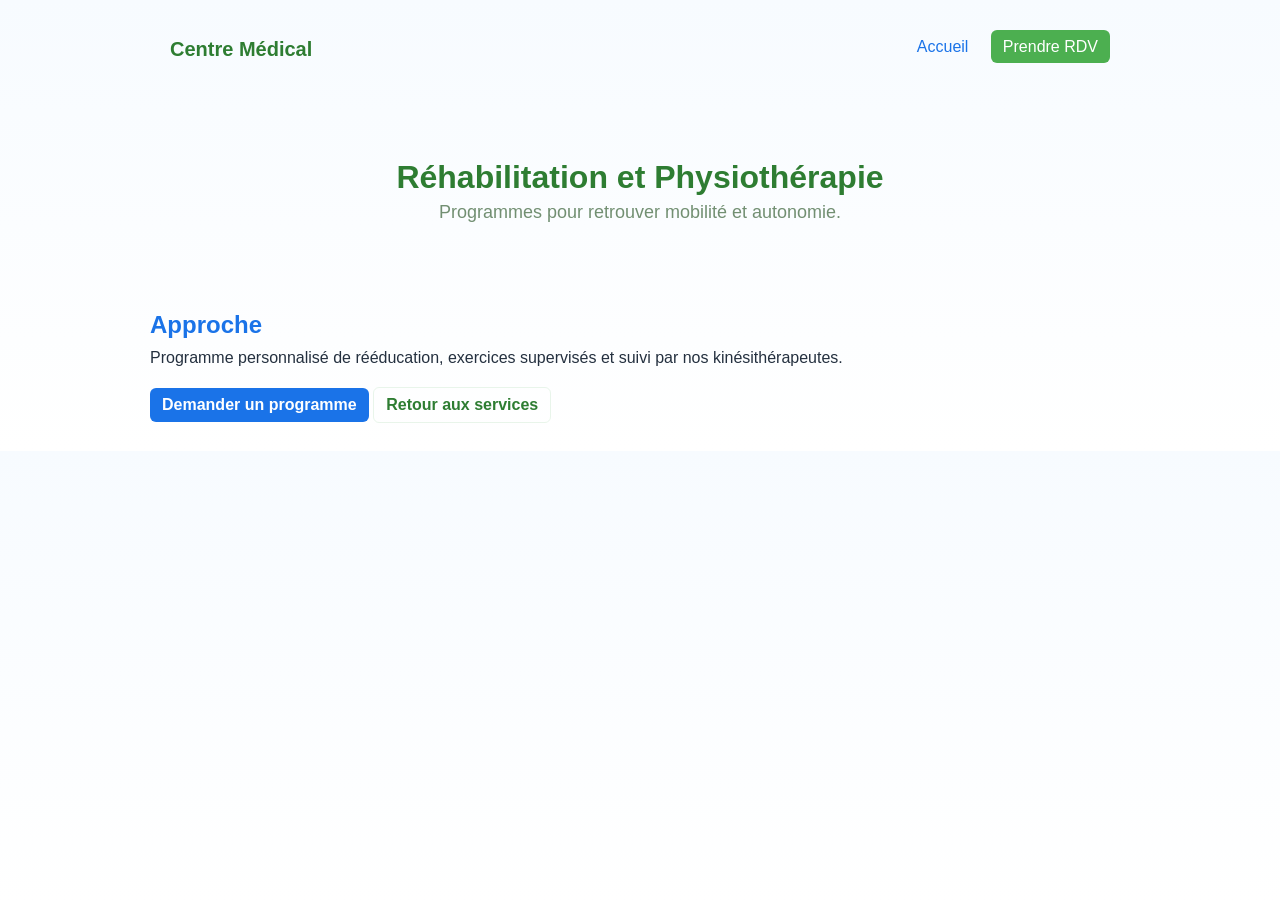
<file: CMS.HTML/rehabilitation.html>
<!DOCTYPE html>
<html lang="fr">
    <head>
        <meta charset="utf-8">
        <meta name="viewport" content="width=device-width,initial-scale=1">
        <title>Réhabilitation & Physiothérapie</title>
        <link rel="stylesheet" href="assets/css/Service.css">
        <link rel="stylesheet" href="assets/css/rehabilitation.css">
    </head>
    <body>
        <header class="site-header">
            <div class="container">
                <h1 class="brand">Centre Médical</h1>
                <nav class="nav">
                    <a href="index.html" class="nav-link">Accueil</a>
                    <a href="Rdv.html" class="nav-link primary-cta">Prendre RDV</a>
                </nav>
            </div>
        </header>
        <section class="hero">
            <div class="container hero-content">
                <h2>Réhabilitation et Physiothérapie</h2>
                <p class="lead">Programmes pour retrouver mobilité et autonomie.</p>
            </div>
        </section>
        <main class="content container">
            <section>
                <h2>Approche</h2>
                <p>Programme personnalisé de rééducation, exercices supervisés et suivi par nos kinésithérapeutes.</p>
            </section>
            <div class="actions">
                <a class="card-btn" href="Rdv.html">Demander un programme</a>
                <a class="card-btn secondary" href="Service.html">Retour aux services</a>
            </div>
        </main>
    </body>
</html>
</file>
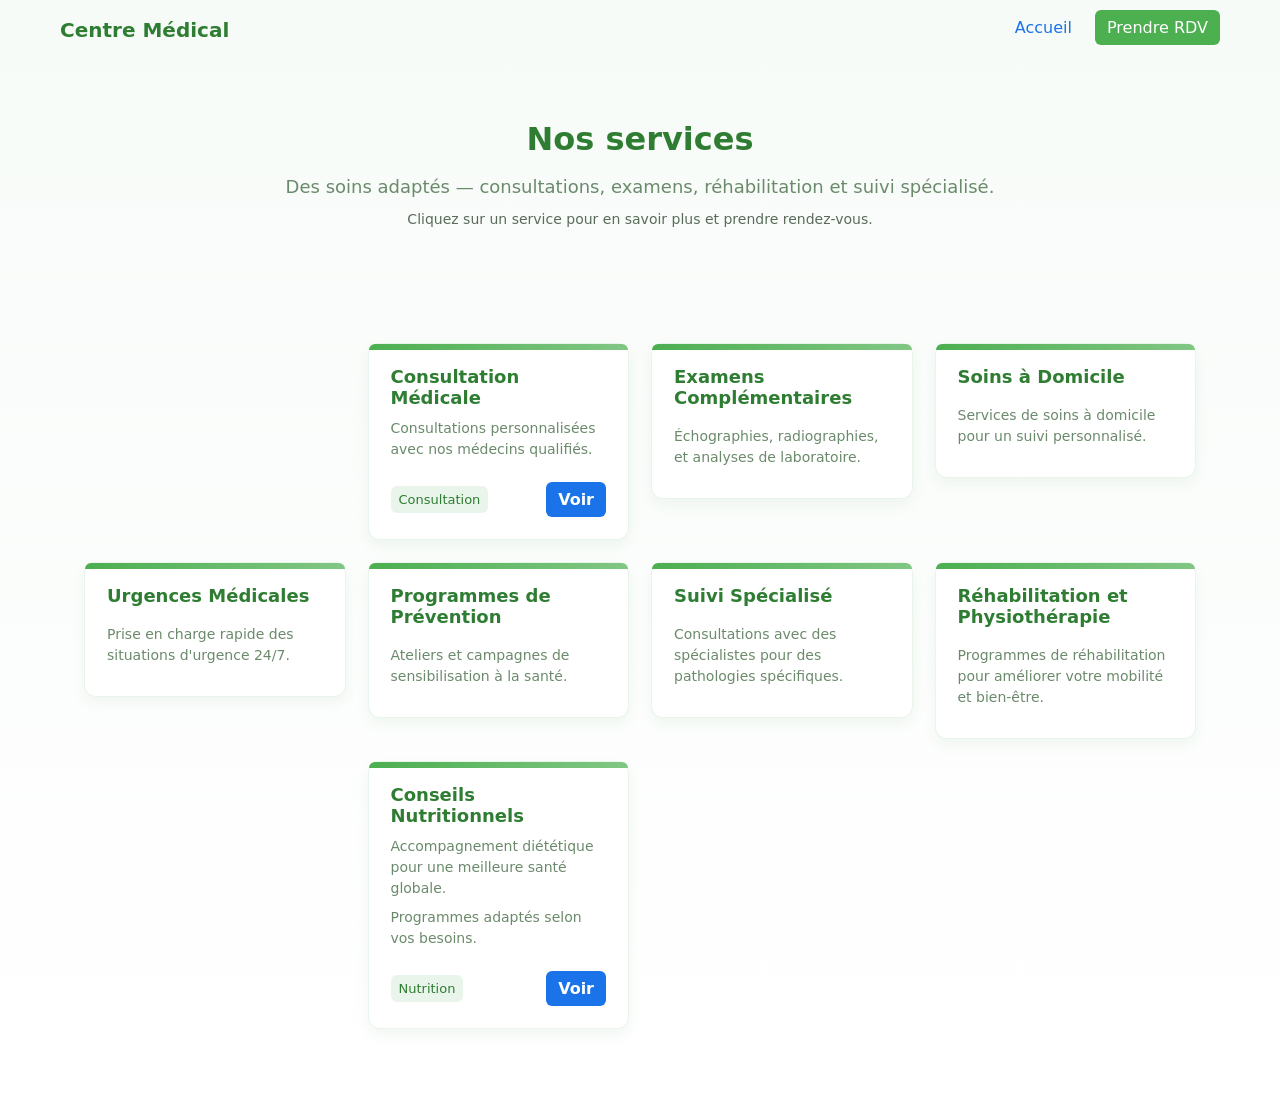
<file: CMS.HTML/Service.html>
<!DOCTYPE html>
<html lang="fr">
<head>
    <meta charset="UTF-8">
    <meta name="viewport" content="width=device-width, initial-scale=1.0">
    <title>Services</title>
    <link rel="stylesheet" href="assets/css/Service.css">
</head>
<body>
    <header class="site-header">
        <div class="container">
            <h1 class="brand">Centre Médical</h1>
            <nav class="nav">
                <a href="index.html" class="nav-link">Accueil</a>
                <a href="Rdv.html" class="nav-link primary-cta">Prendre RDV</a>
            </nav>
        </div>
    </header>

    <section class="hero" id="Services">
        <div class="container hero-content">
            <h2>Nos services</h2>
            <p class="lead">Des soins adaptés — consultations, examens, réhabilitation et suivi spécialisé.</p>
            <p class="muted">Cliquez sur un service pour en savoir plus et prendre rendez-vous.</p>
        </div>
    </section>

    <main class="container">
    <section class="services-container" id="services-container">
        <a class="service-link" href="consultation.html">
            <article class="service-card">
                <h3>Consultation Médicale</h3>
                <p>Consultations personnalisées avec nos médecins qualifiés.</p>
                <div class="card-actions"><span class="badge">Consultation</span><a class="card-btn" href="consultation.html">Voir</a></div>
            </article>
        </a>
        <a class="service-link" href="examens.html">
            <div class="service-card">
                <h3>Examens Complémentaires</h3>
                <p>Échographies, radiographies, et analyses de laboratoire.</p>
            </div>
        </a>
        <a class="service-link" href="soins-domicile.html">
            <div class="service-card">
                <h3>Soins à Domicile</h3>
                <p>Services de soins à domicile pour un suivi personnalisé.</p>
            </div>
        </a>
        <a class="service-link" href="urgence-service.html">
            <div class="service-card">
                <h3>Urgences Médicales</h3>
                <p>Prise en charge rapide des situations d'urgence 24/7.</p>
            </div>
        </a>
        <a class="service-link" href="prevention.html">
            <div class="service-card">
                <h3>Programmes de Prévention</h3>
                <p>Ateliers et campagnes de sensibilisation à la santé.</p>
            </div>
        </a>
        <a class="service-link" href="suivi-specialise.html">
            <div class="service-card">
                <h3>Suivi Spécialisé</h3>
                <p>Consultations avec des spécialistes pour des pathologies spécifiques.</p>
            </div>
        </a>
        <a class="service-link" href="rehabilitation.html">
            <div class="service-card">
                <h3>Réhabilitation et Physiothérapie</h3>
                <p>Programmes de réhabilitation pour améliorer votre mobilité et bien-être.</p>
            </div>
        </a>
        <a class="service-link" href="nutrition.html">
            <article class="service-card">
                <h3>Conseils Nutritionnels</h3>
                <p>Accompagnement diététique pour une meilleure santé globale.</p>
                <p class="small">Programmes adaptés selon vos besoins.</p>
                <div class="card-actions"><span class="badge">Nutrition</span><a class="card-btn" href="nutrition.html">Voir</a></div>
            </article>
        </a>
    </section>
    </main>
</body>
</html>
</file>
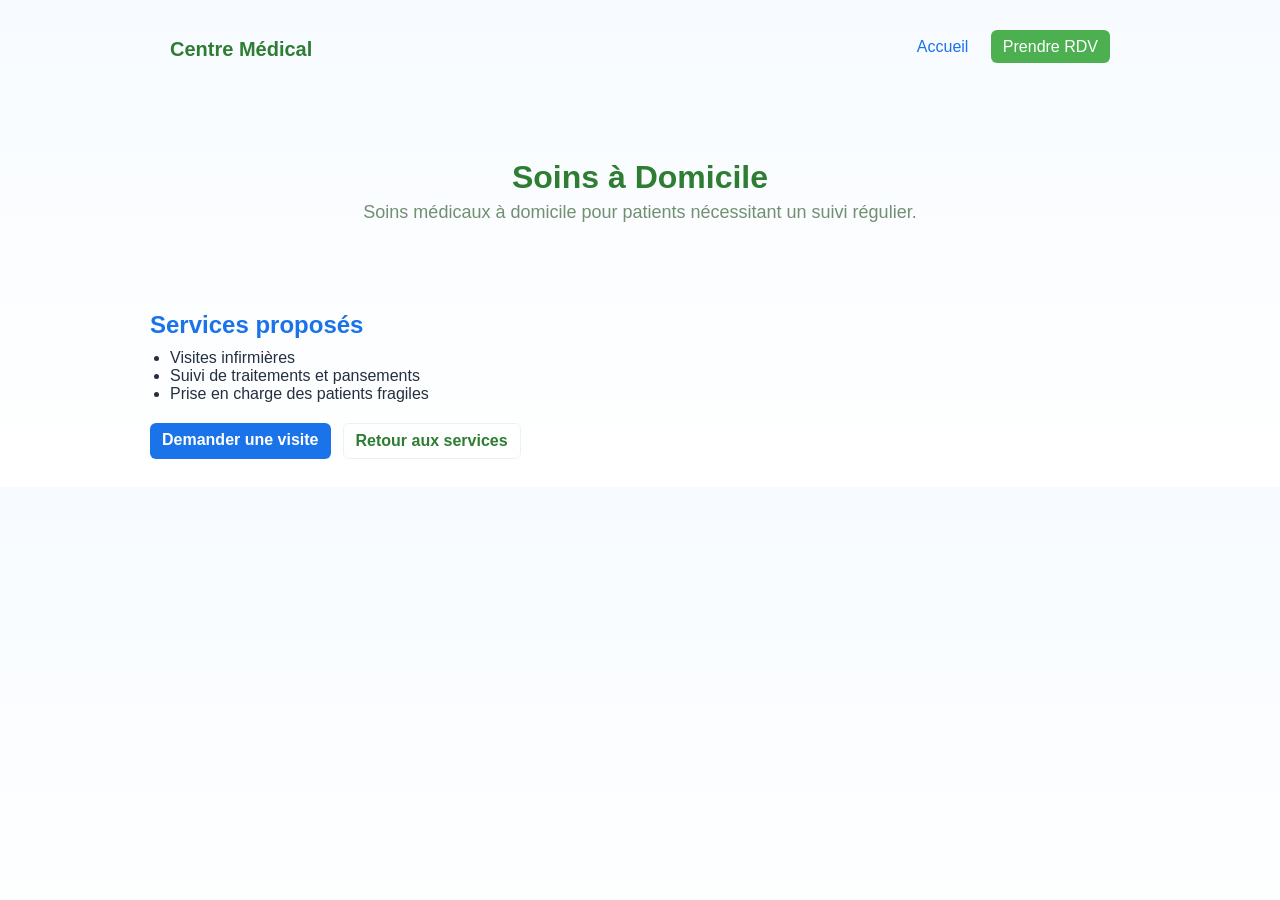
<file: CMS.HTML/soins-domicile.html>
<!DOCTYPE html>
<html lang="fr">
    <head>
        <meta charset="utf-8">
        <meta name="viewport" content="width=device-width,initial-scale=1">
        <title>Soins à Domicile</title>
        <link rel="stylesheet" href="assets/css/Service.css">
        <link rel="stylesheet" href="assets/css/soins-domicile.css">
    </head>
    <body>
        <header class="site-header">
            <div class="container">
                <h1 class="brand">Centre Médical</h1>
                <nav class="nav">
                    <a href="index.html" class="nav-link">Accueil</a>
                    <a href="Rdv.html" class="nav-link primary-cta">Prendre RDV</a>
                </nav>
            </div>
        </header>
        <section class="hero">
            <div class="container hero-content">
                <h2>Soins à Domicile</h2>
                <p class="lead">Soins médicaux à domicile pour patients nécessitant un suivi régulier.</p>
            </div>
        </section>
        <main class="content container">
            <section>
                <h2>Services proposés</h2>
                <ul>
                    <li>Visites infirmières</li>
                    <li>Suivi de traitements et pansements</li>
                    <li>Prise en charge des patients fragiles</li>
                </ul>
            </section>
            <div class="actions">
                <a class="card-btn" href="Rdv.html">Demander une visite</a>
                <a class="card-btn secondary" href="Service.html">Retour aux services</a>
            </div>
        </main>
    </body>
</html>
</file>
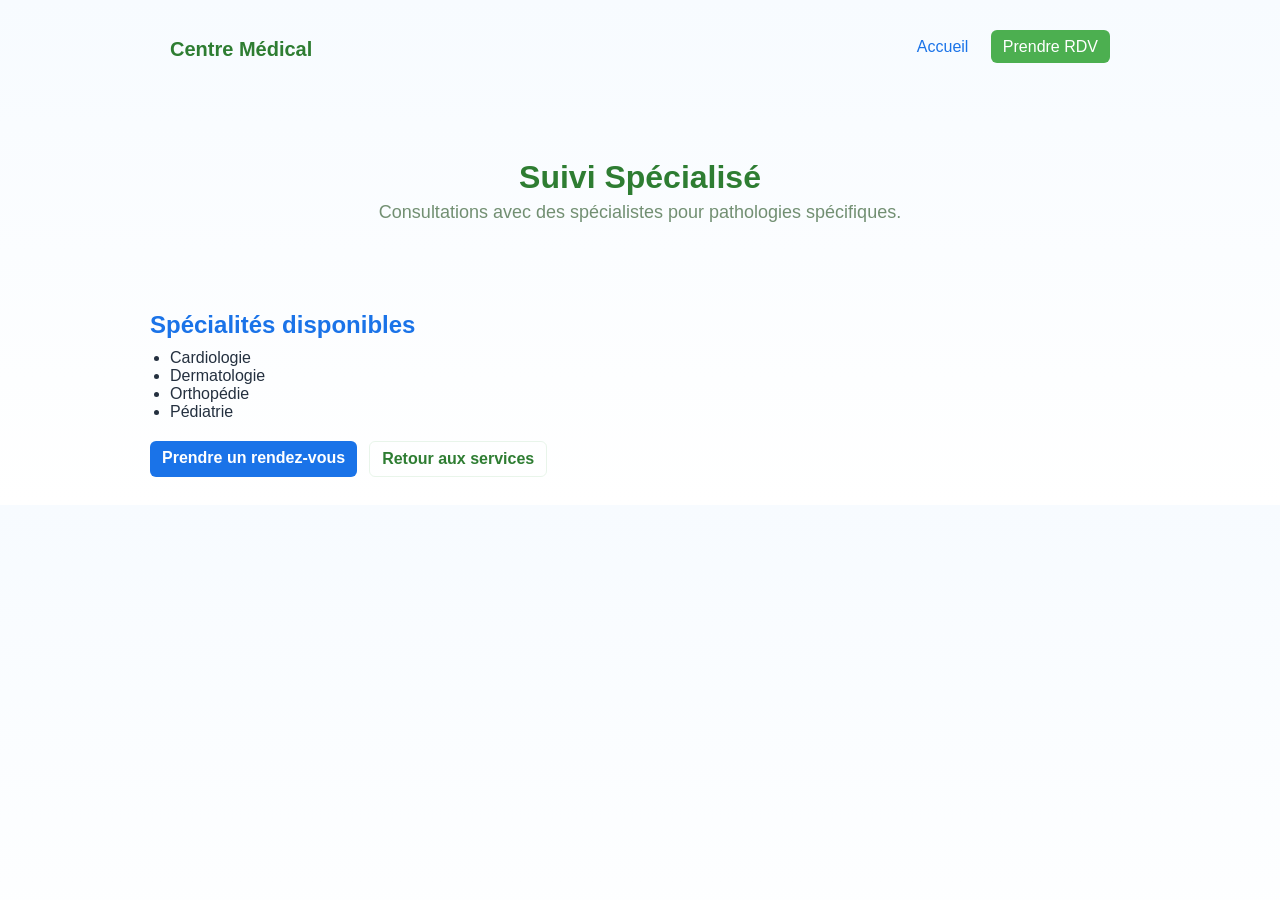
<file: CMS.HTML/suivi-specialise.html>
<!DOCTYPE html>
<html lang="fr">
    <head>
        <meta charset="utf-8">
        <meta name="viewport" content="width=device-width,initial-scale=1">
        <title>Suivi Spécialisé</title>
        <link rel="stylesheet" href="assets/css/Service.css">
        <link rel="stylesheet" href="assets/css/suivi-specialise.css">
    </head>
    <body>
        <header class="site-header">
            <div class="container">
                <h1 class="brand">Centre Médical</h1>
                <nav class="nav">
                    <a href="index.html" class="nav-link">Accueil</a>
                    <a href="Rdv.html" class="nav-link primary-cta">Prendre RDV</a>
                </nav>
            </div>
        </header>
        <section class="hero">
            <div class="container hero-content">
                <h2>Suivi Spécialisé</h2>
                <p class="lead">Consultations avec des spécialistes pour pathologies spécifiques.</p>
            </div>
        </section>
        <main class="content container">
            <section>
                <h2>Spécialités disponibles</h2>
                <ul>
                    <li>Cardiologie</li>
                    <li>Dermatologie</li>
                    <li>Orthopédie</li>
                    <li>Pédiatrie</li>
                </ul>
            </section>
            <div class="actions">
                <a class="card-btn" href="Rdv.html">Prendre un rendez-vous</a>
                <a class="card-btn secondary" href="Service.html">Retour aux services</a>
            </div>
        </main>
    </body>
</html>
</file>
<file: CMS.HTML/assets/css/Cms.css>
* {
    margin: 0;
    padding: 0;
    box-sizing: border-box;
}

body {
    font-family: Arial, Helvetica, sans-serif;
    background-color: #f5f5f5;
    color: #333;
}

/* NAVIGATION */
.nav {
    background-color: #1a73e8;
    position: sticky;
    top: 0;
    z-index: 100;
    box-shadow: 0 2px 5px rgba(0,0,0,0.1);
}

.nav ul {
    display: flex;
    justify-content: center;
    list-style: none;
    flex-wrap: wrap;
}

.nav a {
    color: white;
    text-decoration: none;
    padding: 15px 20px;
    display: block;
    transition: 0.3s;
    font-weight: bold;
}

.nav a:hover {
    background-color: green;
    border-radius: 50px;
    border: none;
}

.nav a.btn {
    color: black;
    border-radius: 50px;
    margin: 10px 10px;
}

.nav a.btn:hover {
    background-color: green;
}

/* HERO SECTION */
.hero-content {
    background: green;
    color: white;
    padding: 100px 20px;
    text-align: center;
    min-height: 400px;
    display: flex;
    justify-content: center;
    align-items: center;
}

.hero-text h1 {
    font-size: 48px;
    margin-bottom: 20px;
    text-shadow: 2px 2px 4px rgba(0,0,0,0.3);
}

.hero-text p {
    font-size: 20px;
    margin-bottom: 30px;
}

.btn-cta {
    background-color: #1a73e8;
    color: white;
    padding: 12px 30px;
    border: none;
    border-radius: 5px;
    font-size: 16px;
    cursor: pointer;
    transition: 0.3s;
}

.btn-cta:hover {
    background-color: green;
    transform: scale(1.05);
}

/* SERVICES */
.services {
    padding: 60px 20px;
    background-color: rgb(183, 189, 183);
    text-align: center;
}

.services h2 {
    font-size: 36px;
    margin-bottom: 40px;
    color: green;
}

.services-container {
    display: grid;
    grid-template-columns: repeat(auto-fit, minmax(250px, 1fr));
    gap: 20px;
    max-width: 1000px;
    margin: 0 auto;
}

.service-card {
  background: linear-gradient(135deg, #ffffff 0%, #f1f8f6 100%);
    border: 2px solid #4caf50;
    border-radius: 12px;
    padding: 30px 25px;
    box-sizing: border-box;
    text-align: center;
    transition: all 0.3s ease;
    box-shadow: 0 2px 8px rgba(76, 175, 80, 0.2);
    position: relative;
    overflow: hidden;
}

.service-card:hover {
    box-shadow: 0 5px 20px rgba(0,0,0,0.2);
    transform: translateY(-5px);
}

.service-card h3 {
    color: green;
    margin-bottom: 15px;
}

/* URGENCES */
.urgences {
    background-color: #ffebee;
    padding: 40px 20px;
    text-align: center;
    border-left: 5px solid #d32f2f;
}

.urgences h2 {
    color: green;
    margin-bottom: 20px;
}

.urgences-info h3 {
    color: green;
    font-size: 24px;
    margin: 20px 0;
}

/* MÉDECINS */
.medecins {
    padding: 60px 20px;
    background-color: white;
    text-align: center;
}

.medecins h2 {
    font-size: 36px;
    margin-bottom: 40px;
    color: green;
}

.medecins-container {
    display: grid;
    grid-template-columns: repeat(auto-fit, minmax(250px, 1fr));
    gap: 20px;
    max-width: 1000px;
    margin: 0 auto;
}

.medecin-card {
    background-color: #f0f7ff;
    padding: 30px;
    border-radius: 10px;
    border: 2px solid green;
}

.medecin-card h3 {
    color: green;
    margin-bottom: 10px;
}

.medecin-card .specialite {
    color: #8a0f0f;
    font-style: italic;
    margin-top: 10px;
}
.medecin-card .infimière {
    font-style: italic;
    margin-top: 10px;
    color: #8a0f0f;
}

/* CONTACTS */
.contacts {
    padding: 60px 20px;
    background-color: #f5f5f5;
    text-align: center;
}

.contacts h2 {
    font-size: 36px;
    margin-bottom: 40px;
    color: green;
}

.contacts-container {
    display: grid;
    grid-template-columns: 1fr 1fr;
    gap: 40px;
    max-width: 1000px;
    margin: 0 auto;
}

.contact-info {
    text-align: left;
    background-color: white;
    padding: 30px;
    border-radius: 10px;
    box-shadow: 0 3px 10px rgba(0,0,0,0.1);
}

.contact-info h3 {
    color: green;
    margin-bottom: 20px;
}

.contact-info p {
    margin-bottom: 15px;
    line-height: 1.6;
}

.contact-form {
    background-color: white;
    padding: 30px;
    border-radius: 10px;
    box-shadow: 0 3px 10px rgba(0,0,0,0.1);
}

.contact-form h3 {
    color: green;
    margin-bottom: 20px;
    text-align: left;
}

.contact-form form {
    display: flex;
    flex-direction: column;
}

.contact-form input,
.contact-form textarea {
    padding: 12px;
    margin-bottom: 15px;
    border: 1px solid #ddd;
    border-radius: 5px;
    font-family: Arial, Helvetica, sans-serif;
    font-size: 14px;
}

.contact-form input:focus,
.contact-form textarea:focus {
    outline: none;
    border-color: #1a73e8;
    box-shadow: 0 0 5px rgba(26, 115, 232, 0.3);
}

.contact-form .btn {
    background-color: green;
    color: black;
    padding: 12px;
    border: none;
    border-radius: 5px;
    cursor: pointer;
    font-weight: bold;
    transition: 0.3s;
}

.contact-form .btn:hover {
    background-color: #1a73e8;

}

/* FOOTER */
.footer {
    background-color: green;
    color: white;
    text-align: center;
    padding: 20px;
    margin-top: 40px;
}

/* RESPONSIVE */
@media (max-width: 768px) {
    .hero-text h1 {
        font-size: 32px;
    }
    
    .contacts-container {
        grid-template-columns: 1fr;
    }
    
    .nav ul {
        flex-direction: column;
    }
}
</file>
<file: CMS.HTML/assets/css/confirmation.css>
* {
    box-sizing: border-box;
}
body {
    margin: 0;
    font-family: Arial, Helvetica, sans-serif;
    background: linear-gradient(135deg, #f4f9ff, #e8f1f8);
    color: #1f2f3d;
    min-height: 100vh;
}
.page-center {
    display: flex;
    justify-content: center;
    align-items: center;
    min-height: 100vh;
    padding: 20px;
}
.card {
    width: 100%;
    max-width: 620px;
    background: white;
    border-radius: 16px;
    padding: 30px;
    box-shadow: 0 18px 40px rgba(0, 0, 0, 0.08);
}
.card h1 {
    margin-bottom: 10px;
    color: #0e4b75;
}
.card p {
    margin-bottom: 16px;
    color: #3c4a57;
    line-height: 1.7;
}
.summary-details {
    background: #f5fbff;
    border: 1px solid #cfe4f3;
    border-radius: 12px;
    padding: 20px;
    margin-bottom: 24px;
}
.summary-details p {
    margin: 10px 0;
    line-height: 1.6;
}
.actions {
    display: flex;
    flex-wrap: wrap;
    gap: 14px;
}
.button {
    display: inline-block;
    padding: 14px 20px;
    background: #0d6efd;
    color: white;
    text-decoration: none;
    border-radius: 10px;
    font-weight: bold;
    transition: transform 0.2s ease, background-color 0.2s ease;
}
.button:hover {
    background: #0749a3;
    transform: translateY(-2px);
}
.button.secondary {
    background: #6c757d;
}
.button.secondary:hover {
    background: #495057;
}
</file>
<file: CMS.HTML/assets/css/Service.css>
:root{
    --primary:#1a73e8;
    --green-600:#2e7d32;
    --green-500:#4caf50;
    --green-300:#81c784;
    --muted:#6b8a6b;
    --bg:#f7fbf8;
    --card:#ffffff;
}
*{box-sizing:border-box}
body{
    margin:0;
    font-family: system-ui, -apple-system, 'Segoe UI', Roboto, 'Helvetica Neue', Arial;
    background: linear-gradient(180deg,var(--bg),#ffffff);
    color:#16381f;
}
.container{max-width:1200px;margin:0 auto;padding:0 20px}

.site-header{background:transparent;padding:18px 0}
.site-header .brand{font-size:20px;color:var(--green-600);margin:0;display:inline-block}
.nav{float:right}
.nav-link{margin-left:18px;text-decoration:none;color:var(--primary)}
.nav-link.primary-cta{background:var(--green-500);color:#fff;padding:8px 12px;border-radius:6px}

.hero{padding:36px 0}
.hero .hero-content{text-align:center;padding:18px}
.hero h2{font-size:32px;margin:6px 0;color:var(--green-600)}
.lead{font-size:18px;color:var(--muted);margin-bottom:6px}
.muted{color:#5a6b5a;font-size:14px}
.card-btn{
    display:inline-block;padding:8px 12px;background:var(--primary);color:#fff;border-radius:6px;text-decoration:none;font-weight:600}
.card-btn:hover{opacity:0.95}

.badge{display:inline-block;background:rgba(76,175,80,0.12);color:var(--green-600);padding:6px 8px;border-radius:6px;font-size:13px;margin-right:8px}

.small{font-size:13px;color:var(--muted)}
.services-container {
    display: grid;
    grid-template-columns: repeat(auto-fit, minmax(260px, 1fr));
    gap: 22px;
    margin: 24px 0 60px 0;
    padding: 24px;
}

.service-card {
    background: var(--card);
    border: 1px solid rgba(76,175,80,0.12);
    border-radius: 12px;
    padding: 22px;
    text-align: left;
    transition: all 0.28s ease;
    box-shadow: 0 6px 14px rgba(42, 122, 48, 0.06);
    position: relative;
    display:flex;flex-direction:column;justify-content:space-between
}

.service-card::before {
    content: '';
    position: absolute;left:0;top:0;height:6px;width:100%;background:linear-gradient(90deg,var(--green-500),var(--green-300));border-top-left-radius:12px;border-top-right-radius:12px
}

.service-card:hover {transform:translateY(-6px);box-shadow:0 10px 26px rgba(42,122,48,0.12)}

.service-card h3{font-size:18px;margin:0 0 10px;color:var(--green-600);font-weight:700}

/* Link wrapper for service cards */
.service-link{display:block;text-decoration:none;color:inherit;border-radius:12px}
.service-link:focus{outline:3px solid rgba(26,115,232,0.14)}

.service-card p{
    font-size:14px;
    color:var(--muted);
    line-height:1.5;
    margin:8px 0
}

.card-actions{
    display:flex;
    align-items:center;
    justify-content:space-between;
    margin-top:14px
}

.card-btn.secondary{
    background:transparent;
    color:var(--green-600);
    border:1px solid rgba(76,175,80,0.12);
    padding:8px 12px;
    border-radius:6px;
}
</file>
<file: CMS.HTML/assets/css/consultation.css>
:root{--primary:#1a73e8;--accent:#3a99ff;--muted:#4b5863}
*{box-sizing:border-box;margin:0;padding:0}
body{font-family:Arial,Helvetica,sans-serif;color:#24303f;background:linear-gradient(180deg,#f7fbff,#ffffff)}
.container{max-width:980px;margin:0 auto;padding:20px}
.page-header{background:linear-gradient(135deg,var(--primary),var(--accent));color:#fff;padding:30px 0}
.page-header .lead{opacity:.95;margin-top:8px}
.content{padding:28px 0}
h2{color:var(--primary);margin-bottom:12px}
p{margin-bottom:16px;line-height:1.6}
ul{margin-left:20px;margin-bottom:16px}
.actions{display:flex;gap:12px;margin-top:20px}
.btn{display:inline-block;padding:12px 18px;border-radius:10px;background:var(--primary);color:#fff;text-decoration:none;font-weight:600}
.btn.secondary{background:#6c757d}
.btn:hover{opacity:.95}
</file>
<file: CMS.HTML/assets/css/examens.css>
:root{--primary:#1a73e8;--accent:#3a99ff;--muted:#4b5863}
*{box-sizing:border-box;margin:0;padding:0}
body{font-family:Arial,Helvetica,sans-serif;color:#24303f;background:linear-gradient(180deg,#f7fbff,#ffffff)}
.container{max-width:980px;margin:0 auto;padding:20px}
.page-header{background:linear-gradient(135deg,var(--primary),var(--accent));color:#fff;padding:30px 0}
.page-header .lead{opacity:.95;margin-top:8px}
.content{padding:28px 0}
h2{color:var(--primary);margin-bottom:12px}
p{margin-bottom:16px;line-height:1.6}
ul{margin-left:20px;margin-bottom:16px}
.actions{display:flex;gap:12px;margin-top:20px}
.btn{display:inline-block;padding:12px 18px;border-radius:10px;background:var(--primary);color:#fff;text-decoration:none;font-weight:600}
.btn.secondary{background:#6c757d}
.btn:hover{opacity:.95}
</file>
<file: CMS.HTML/assets/css/login.css>
* {
    box-sizing: border-box;
}
body {
    margin: 0;
    font-family: Arial, Helvetica, sans-serif;
    background: linear-gradient(135deg, #e8f5e9, #ffffff);
    color: #1f3d2f;
    min-height: 100vh;
}
.page-center {
    display: flex;
    justify-content: center;
    align-items: center;
    min-height: 100vh;
    padding: 20px;
}
.card {
    width: 100%;
    max-width: 500px;
    background: white;
    border-radius: 16px;
    padding: 30px;
    box-shadow: 0 18px 40px rgba(0, 0, 0, 0.08);
}
.card h1 {
    margin-bottom: 10px;
    color: #0e5b35;
}
.card p {
    margin-bottom: 20px;
    line-height: 1.6;
    color: #4b514f;
}
.field-row {
    margin-bottom: 16px;
}
.field-row label {
    display: block;
    margin-bottom: 8px;
    font-weight: bold;
}
.field-row input {
    width: 100%;
    padding: 12px 14px;
    border: 1px solid #c9d7cb;
    border-radius: 10px;
    font-size: 16px;
}
button {
    width: 100%;
    padding: 14px;
    border: none;
    border-radius: 10px;
    background-color: #2e7d32;
    color: white;
    font-size: 16px;
    cursor: pointer;
    transition: transform 0.2s ease, background-color 0.2s ease;
}
button:hover {
    background-color: #1b5e20;
    transform: translateY(-2px);
}
.note {
    margin-top: 20px;
    font-size: 14px;
    color: #6b746f;
}
.form-message {
    margin-top: 16px;
    font-weight: bold;
}
</file>
<file: CMS.HTML/assets/css/nutrition.css>
:root{--primary:#1a73e8;--accent:#3a99ff}
*{box-sizing:border-box;margin:0;padding:0}
body{font-family:Arial,Helvetica,sans-serif;background:linear-gradient(180deg,#f7fbff,#ffffff);color:#24303f}
.container{max-width:980px;margin:0 auto;padding:20px}
.page-header{background:linear-gradient(135deg,var(--primary),var(--accent));color:#fff;padding:26px 0}
.lead{opacity:.95}
.content{padding:28px 0}
h2{color:var(--primary);margin-bottom:10px}
ul{margin-left:20px}
.actions{margin-top:20px}
.btn{padding:12px 18px;border-radius:10px;background:var(--primary);color:#fff;text-decoration:none;font-weight:600}
.btn.secondary{background:#6c757d}
</file>
<file: CMS.HTML/assets/css/prevention.css>
:root{--primary:#1a73e8;--accent:#3a99ff}
*{box-sizing:border-box;margin:0;padding:0}
body{font-family:Arial,Helvetica,sans-serif;background:linear-gradient(180deg,#f7fbff,#ffffff);color:#24303f}
.container{max-width:980px;margin:0 auto;padding:20px}
.page-header{background:linear-gradient(135deg,var(--primary),var(--accent));color:#fff;padding:26px 0}
.lead{opacity:.95}
.content{padding:28px 0}
h2{color:var(--primary);margin-bottom:10px}
.actions{margin-top:20px}
.btn{padding:12px 18px;border-radius:10px;background:var(--primary);color:#fff;text-decoration:none;font-weight:600}
.btn.secondary{background:#6c757d}
</file>
<file: CMS.HTML/assets/css/Rdv.css>
* {
    margin: 0;
    padding: 0;
    box-sizing: border-box;
}
body {
    font-family: Arial, Helvetica, sans-serif;
    background: linear-gradient(180deg, #eef6ff 0%, #ffffff 100%);
    color: #24303f;
    min-height: 100vh;
}
.page-wrapper {
    max-width: 1100px;
    margin: 0 auto;
    padding: 30px 20px;
}
.hero {
    background: linear-gradient(135deg, #1a73e8, #3a99ff);
    color: white;
    border-radius: 24px;
    padding: 40px 30px;
    margin-bottom: 30px;
    box-shadow: 0 20px 40px rgba(26, 115, 232, 0.18);
}
.hero-inner h1 {
    margin-bottom: 14px;
    font-size: 36px;
}
.hero-inner p {
    margin-bottom: 24px;
    font-size: 18px;
    max-width: 720px;
    line-height: 1.6;
}
.buttons-row {
    display: flex;
    flex-wrap: wrap;
    gap: 14px;
}
.btn {
    display: inline-flex;
    align-items: center;
    justify-content: center;
    padding: 14px 22px;
    border-radius: 12px;
    text-decoration: none;
    color: white;
    font-weight: bold;
}
.btn.primary {
    background: #0b5ed7;
}
.btn.secondary {
    background: rgba(255, 255, 255, 0.18);
    color: white;
    border: 1px solid rgba(255, 255, 255, 0.36);
}
.btn:hover {
    transform: translateY(-2px);
}
.form-section {
    display: flex;
    justify-content: center;
}
.form-card h2 {
    margin-top: 0;
    color: #122034;
    text-align: center;
    
}
.form-card {
    width: 100%;
    max-width: 600px;
    background: white;
    border-radius: 22px;
    padding: 36px;
    box-shadow: 0 18px 40px rgba(11, 70, 129, 0.08);
}
.form-card h2 {
    margin-top: 0;
    color: #122034;
}
.form-card p {
    color: #4b5863;
}
.grid-row {
    display: flex;
    flex-direction: column;
    gap: 10px;
    margin-bottom: 18px;
}
.grid-row label {
    font-weight: bold;
    color: #374553;
}
.grid-row input,
.grid-row select {
    width: 100%;
    padding: 14px 16px;
    border: 1px solid #c4d2e1;
    border-radius: 14px;
    font-size: 15px;
    color: #1f3243;
}
.grid-row input:focus,
.grid-row select:focus {
    outline: none;
    border-color: #1a73e8;
    box-shadow: 0 0 0 3px rgba(26, 115, 232, 0.12);
}
button {
    width: 100%;
    padding: 16px;
    border: none;
    border-radius: 14px;
    background: #1a73e8;
    color: white;
    font-size: 16px;
    cursor: pointer;
    transition: background 0.2s ease, transform 0.2s ease;
}
button:hover {
    background: #1455b8;
    transform: translateY(-2px);
}
.form-message {
    margin-bottom: 20px;
    color: #1a7f0f;
    font-weight: bold;
}
@media (max-width: 720px) {
    .hero-inner h1 {
        font-size: 28px;
    }
    .form-card {
        padding: 28px;
    }
}
</file>
<file: CMS.HTML/assets/css/profiles.css>
.profiles-hero {
    background: linear-gradient(135deg, #1a73e8, #3a99ff);
    color: white;
    border-radius: 24px;
    padding: 36px 30px;
    margin-bottom: 30px;
    box-shadow: 0 20px 40px rgba(26, 115, 232, 0.18);
}
.profiles-header {
    display: flex;
    justify-content: space-between;
    align-items: center;
    gap: 14px;
    flex-wrap: wrap;
}
.profiles-header h1 {
    margin: 0;
    font-size: 30px;
}
.profiles-list {
    display: grid;
    gap: 18px;
    margin-top: 18px;
}
.profile-card {
    padding: 22px;
    background: white;
    border-radius: 18px;
    box-shadow: 0 12px 24px rgba(11, 70, 129, 0.08);
    border: 1px solid rgba(26, 115, 232, 0.08);
}
.profile-card h2 {
    margin: 0 0 8px;
    color: #1a73e8;
    font-size: 20px;
}
.profile-card p {
    margin: 6px 0;
    color: #24303f;
}
.profile-actions {
    margin-top: 14px;
    display: flex;
    gap: 10px;
    flex-wrap: wrap;
}
.profile-actions a {
    display: inline-flex;
    padding: 10px 16px;
    border-radius: 12px;
    text-decoration: none;
    font-weight: bold;
}
.profile-actions a.primary {
    background: #1a73e8;
    color: #fff;
}
.profile-actions a.secondary {
    background: #eaf4ff;
    color: #1a73e8;
}
.empty-state {
    padding: 28px;
    border-radius: 18px;
    background: white;
    text-align: center;
    box-shadow: 0 12px 24px rgba(11, 70, 129, 0.08);
}

.profile-footer {
    margin-top: 24px;
    text-align: center;
}

.profiles-status {
    color: #24303f;
    font-size: 15px;
}
</file>
<file: CMS.HTML/assets/css/rehabilitation.css>
:root{--primary:#1a73e8;--accent:#3a99ff}
*{box-sizing:border-box;margin:0;padding:0}
body{font-family:Arial,Helvetica,sans-serif;background:linear-gradient(180deg,#f7fbff,#ffffff);color:#24303f}
.container{max-width:980px;margin:0 auto;padding:20px}
.page-header{background:linear-gradient(135deg,var(--primary),var(--accent));color:#fff;padding:26px 0}
.lead{opacity:.95}
.content{padding:28px 0}
h2{color:var(--primary);margin-bottom:10px}
.actions{margin-top:20px}
.btn{padding:12px 18px;border-radius:10px;background:var(--primary);color:#fff;text-decoration:none;font-weight:600}
.btn.secondary{background:#6c757d}
</file>
<file: CMS.HTML/assets/css/soins-domicile.css>
:root{--primary:#1a73e8;--accent:#3a99ff}
*{box-sizing:border-box;margin:0;padding:0}
body{font-family:Arial,Helvetica,sans-serif;background:linear-gradient(180deg,#f7fbff,#ffffff);color:#24303f}
.container{max-width:980px;margin:0 auto;padding:20px}
.page-header{background:linear-gradient(135deg,var(--primary),var(--accent));color:#fff;padding:26px 0}
.lead{opacity:.95}
.content{padding:28px 0}
h2{color:var(--primary);margin-bottom:10px}
ul{margin-left:20px;margin-bottom:16px}
.actions{display:flex;gap:12px;margin-top:20px}
.btn{padding:12px 18px;border-radius:10px;background:var(--primary);color:#fff;text-decoration:none;font-weight:600}
.btn.secondary{background:#6c757d}
</file>
<file: CMS.HTML/assets/css/suivi-specialise.css>
:root{--primary:#1a73e8;--accent:#3a99ff}
*{box-sizing:border-box;margin:0;padding:0}
body{font-family:Arial,Helvetica,sans-serif;background:linear-gradient(180deg,#f7fbff,#ffffff);color:#24303f}
.container{max-width:980px;margin:0 auto;padding:20px}
.page-header{background:linear-gradient(135deg,var(--primary),var(--accent));color:#fff;padding:26px 0}
.lead{opacity:.95}
.content{padding:28px 0}
h2{color:var(--primary);margin-bottom:10px}
ul{margin-left:20px;margin-bottom:16px}
.actions{display:flex;gap:12px;margin-top:20px}
.btn{padding:12px 18px;border-radius:10px;background:var(--primary);color:#fff;text-decoration:none;font-weight:600}
.btn.secondary{background:#6c757d}
</file>
